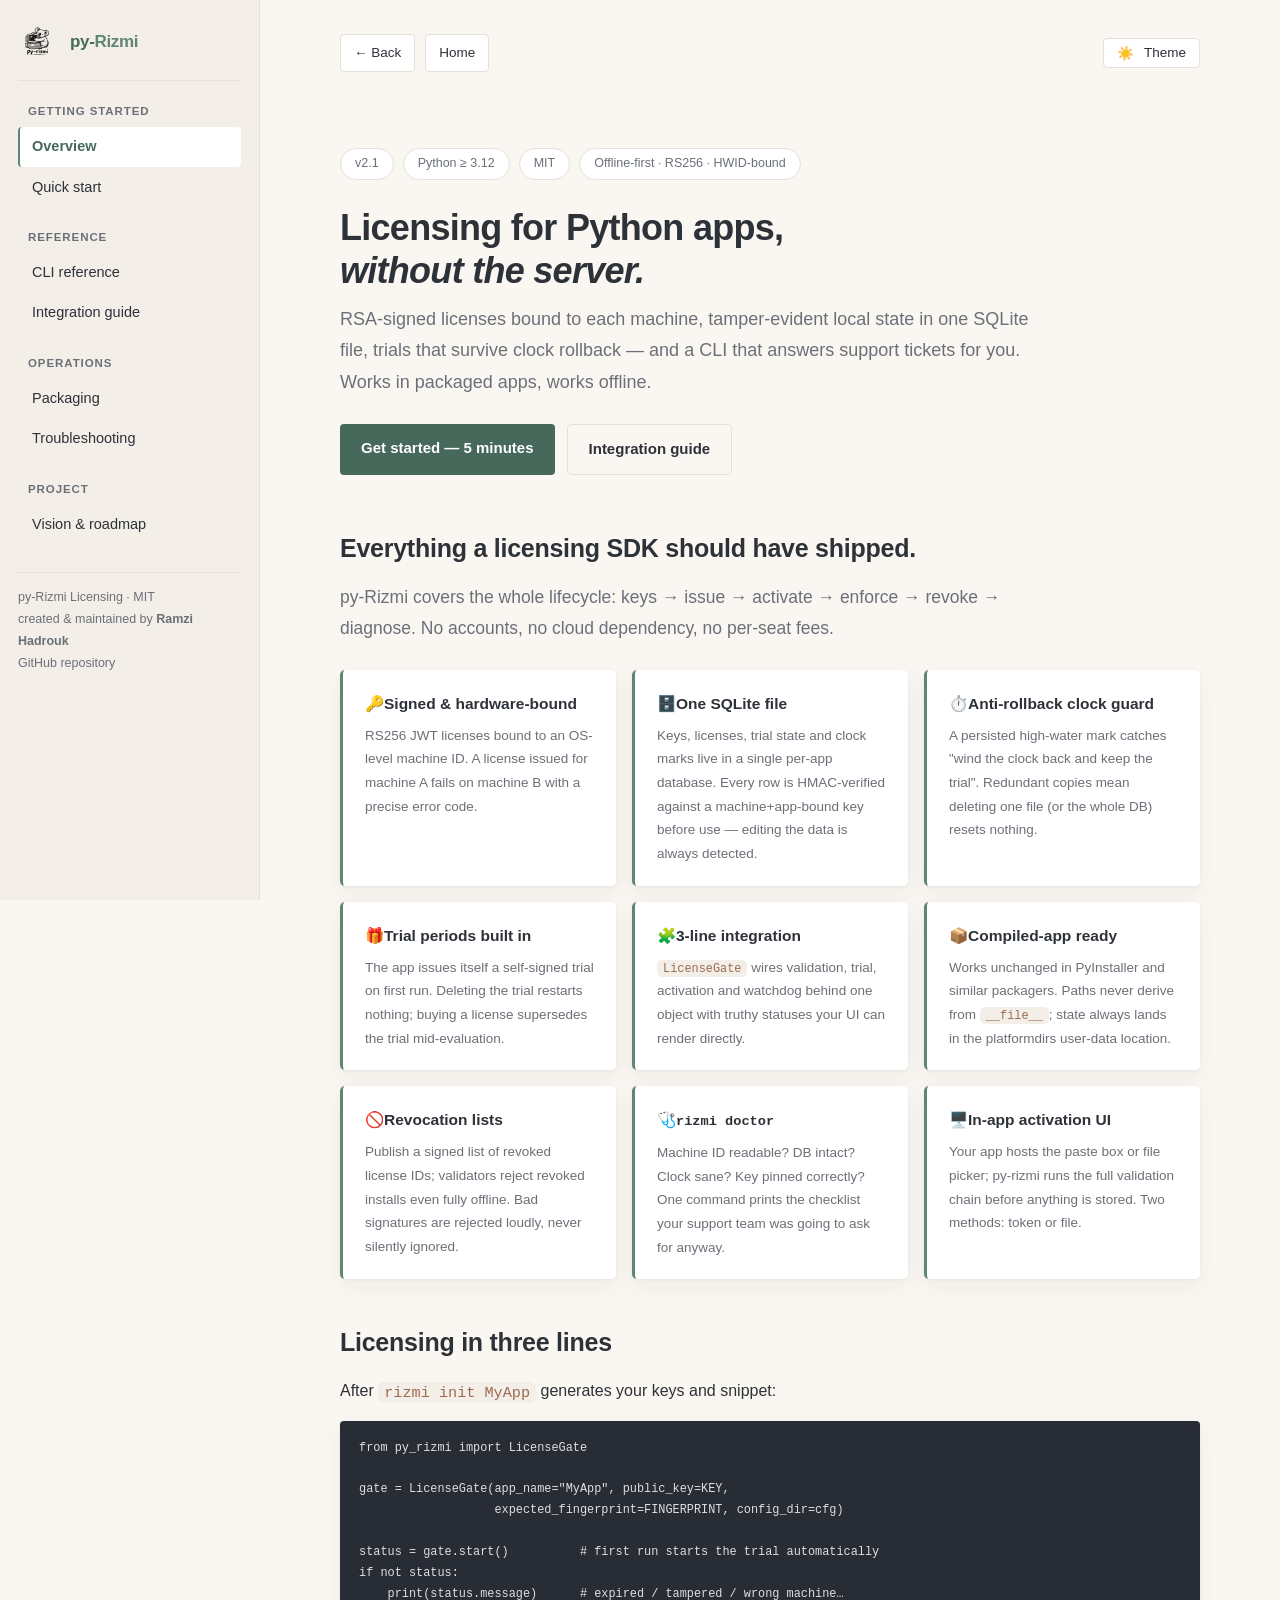
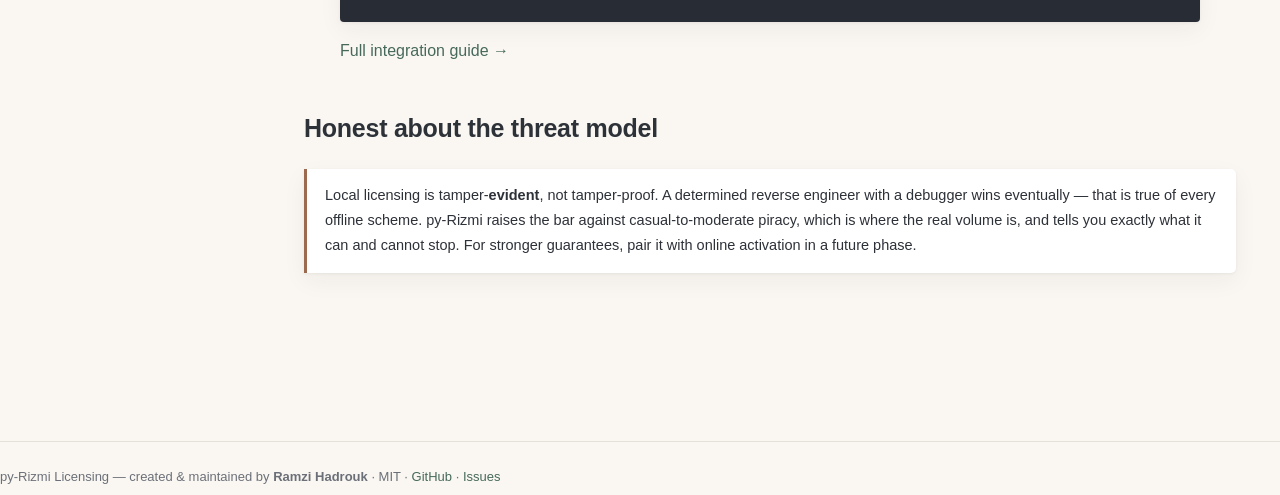
<file: docs/site/index.html>
<!DOCTYPE html>
<html lang="en">
<head>
<meta charset="utf-8">
<meta name="viewport" content="width=device-width, initial-scale=1">
<title>py-Rizmi — Offline-first licensing for Python apps</title>
<meta name="description" content="Cryptographically signed, hardware-bound, offline-first licensing for Python applications. SQLite tamper-evident state, 3-line integration, packaged-app ready.">
<script>(function(){try{var t=localStorage.getItem("rz-theme");if(t==="dark")document.documentElement.setAttribute("data-theme","dark");}catch(e){}})();</script>
<link rel="icon" type="image/png" href="assets/favicon.png">
<link rel="stylesheet" href="assets/style.css">
<meta name="author" content="Ramzi Hadrouk">
<meta name="copyright" content="&copy; 2026 Ramzi Hadrouk">
<meta name="creator" content="Ramzi Hadrouk">
<meta name="publisher" content="Ramzi Hadrouk">
<meta property="og:type" content="website">
<meta property="og:title" content="py-Rizmi — Offline-first licensing for Python apps">
<meta property="og:description" content="Offline-first licensing for Python apps by Ramzi Hadrouk — signed, hardware-bound, SQLite-backed.">
<meta name="twitter:card" content="summary">
<script type="application/ld+json">
{
  "@context": "https://schema.org",
  "@type": "SoftwareApplication",
  "name": "py-Rizmi Licensing",
  "operatingSystem": "Linux, macOS, Windows",
  "applicationCategory": "DeveloperApplication",
  "description": "Offline-first licensing toolkit for Python applications: RSA-signed, hardware-bound licenses with tamper-evident SQLite state.",
  "author": {
    "@type": "Person",
    "name": "Ramzi Hadrouk",
    "url": "https://github.com/Ramzi-Hadrouk"
  },
  "license": "https://opensource.org/licenses/MIT",
  "codeRepository": "https://github.com/Ramzi-Hadrouk/py-rizmi"
}
</script>
</head>
<body>
<div id="site-chrome"></div>
<div class="shell">
  <aside class="sidebar"></aside>
  <main class="content"><div class="content-inner">
<div class="topbar">
      <button class="hamburger" aria-label="Menu">&#9776;</button>
    </div>
<div class="hero">
    <div class="badges">
      <span class="badge">v2.1</span>
      <span class="badge">Python ≥ 3.12</span>
      <span class="badge">MIT</span>
      <span class="badge">Offline-first · RS256 · HWID-bound</span>
    </div>
    <h1>Licensing for Python apps,<br><em>without the server.</em></h1>
    <p class="sub">RSA-signed licenses bound to each machine, tamper-evident local state in one SQLite file, trials that survive clock rollback — and a CLI that answers support tickets for you. Works in packaged apps, works offline.</p>
    <div class="btn-row">
      <a class="btn primary" href="quickstart.html">Get started — 5 minutes</a>
      <a class="btn ghost" href="integration.html">Integration guide</a>
    </div>
</div>

<div id="features">
    <h2>Everything a licensing SDK should have shipped.</h2>
    <p class="lead">py-Rizmi covers the whole lifecycle: keys → issue → activate → enforce → revoke → diagnose. No accounts, no cloud dependency, no per-seat fees.</p>
    <div class="grid">
      <div class="card"><h3><span class="ico">🔑</span>Signed &amp; hardware-bound</h3><p>RS256 JWT licenses bound to an OS-level machine ID. A license issued for machine A fails on machine B with a precise error code.</p></div>
      <div class="card"><h3><span class="ico">🗄️</span>One SQLite file</h3><p>Keys, licenses, trial state and clock marks live in a single per-app database. Every row is HMAC-verified against a machine+app-bound key before use — editing the data is always detected.</p></div>
      <div class="card"><h3><span class="ico">⏱️</span>Anti-rollback clock guard</h3><p>A persisted high-water mark catches "wind the clock back and keep the trial". Redundant copies mean deleting one file (or the whole DB) resets nothing.</p></div>
      <div class="card"><h3><span class="ico">🎁</span>Trial periods built in</h3><p>The app issues itself a self-signed trial on first run. Deleting the trial restarts nothing; buying a license supersedes the trial mid-evaluation.</p></div>
      <div class="card"><h3><span class="ico">🧩</span>3-line integration</h3><p><code>LicenseGate</code> wires validation, trial, activation and watchdog behind one object with truthy statuses your UI can render directly.</p></div>
      <div class="card"><h3><span class="ico">📦</span>Compiled-app ready</h3><p>Works unchanged in PyInstaller and similar packagers. Paths never derive from <code>__file__</code>; state always lands in the platformdirs user-data location.</p></div>
      <div class="card"><h3><span class="ico">🚫</span>Revocation lists</h3><p>Publish a signed list of revoked license IDs; validators reject revoked installs even fully offline. Bad signatures are rejected loudly, never silently ignored.</p></div>
      <div class="card"><h3><span class="ico">🩺</span><code>rizmi doctor</code></h3><p>Machine ID readable? DB intact? Clock sane? Key pinned correctly? One command prints the checklist your support team was going to ask for anyway.</p></div>
      <div class="card"><h3><span class="ico">🖥️</span>In-app activation UI</h3><p>Your app hosts the paste box or file picker; py-rizmi runs the full validation chain before anything is stored. Two methods: token or file.</p></div>
    </div>
</div>

<h2>Licensing in three lines</h2>
    <p>After <code style="font-size:.95em">rizmi init MyApp</code> generates your keys and snippet:</p>
<pre><code>from py_rizmi import LicenseGate

gate = LicenseGate(app_name="MyApp", public_key=KEY,
                   expected_fingerprint=FINGERPRINT, config_dir=cfg)

status = gate.start()          # first run starts the trial automatically
if not status:
    print(status.message)      # expired / tampered / wrong machine…</code></pre>
    <a href="integration.html">Full integration guide →</a>
</div>

<h2>Honest about the threat model</h2>
    <div class="note warn">Local licensing is tamper-<strong>evident</strong>, not tamper-proof. A determined reverse engineer with a debugger wins eventually — that is true of every offline scheme. py-Rizmi raises the bar against casual-to-moderate piracy, which is where the real volume is, and tells you exactly what it can and cannot stop. For stronger guarantees, pair it with online activation in a future phase.</div>
</div>

</div></main>
</div>
<footer class="site">
  <div class="container">py-Rizmi Licensing — created &amp; maintained by <b>Ramzi Hadrouk</b> · MIT · <a href="https://github.com/Ramzi-Hadrouk/py-rizmi">GitHub</a> · <a href="https://github.com/Ramzi-Hadrouk/py-rizmi/issues">Issues</a></div>
</footer>
<script src="assets/layout.js"></script>
</body>
</html>
</file>
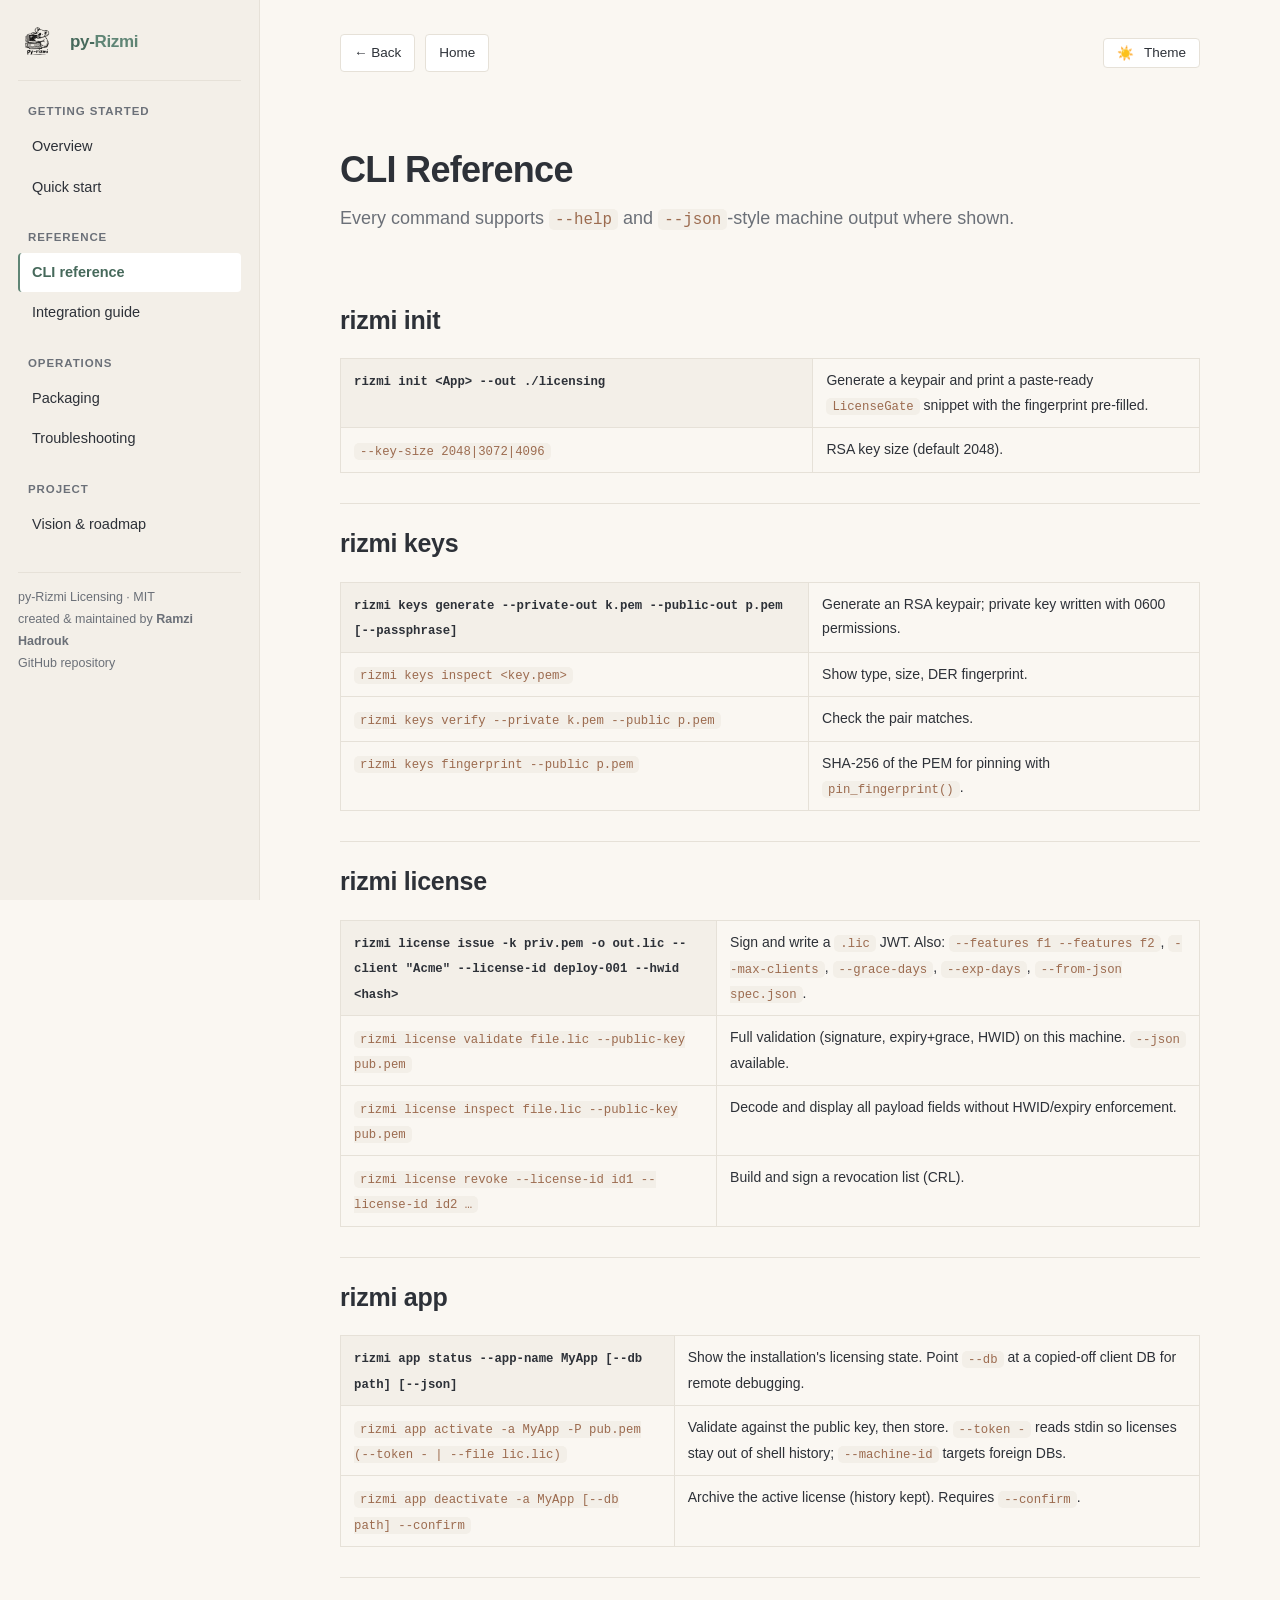
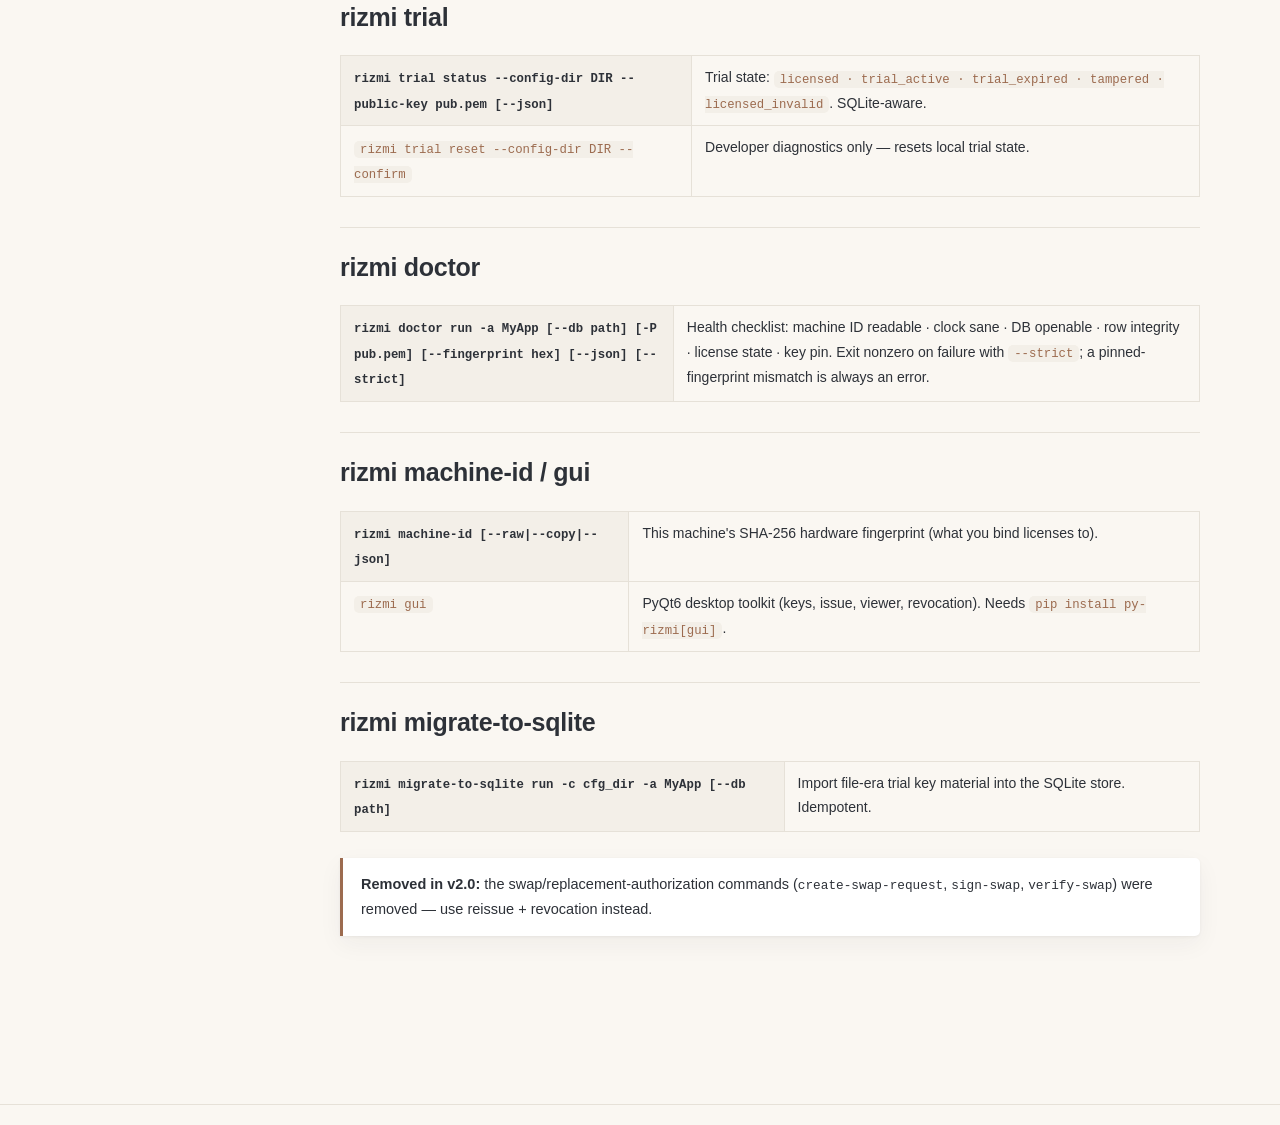
<file: docs/site/cli.html>
<!DOCTYPE html>
<html lang="en">
<head>
<meta charset="utf-8">
<meta name="viewport" content="width=device-width, initial-scale=1">
<title>CLI Reference — py-Rizmi</title>
<script>(function(){try{var t=localStorage.getItem("rz-theme");if(t==="dark")document.documentElement.setAttribute("data-theme","dark");}catch(e){}})();</script>
<link rel="icon" type="image/png" href="assets/favicon.png">
<link rel="stylesheet" href="assets/style.css">
<meta name="author" content="Ramzi Hadrouk">
<meta name="copyright" content="&copy; 2026 Ramzi Hadrouk">
<meta name="creator" content="Ramzi Hadrouk">
<meta name="publisher" content="Ramzi Hadrouk">
<meta property="og:type" content="website">
<meta property="og:title" content="CLI Reference — py-Rizmi">
<meta property="og:description" content="Offline-first licensing for Python apps by Ramzi Hadrouk — signed, hardware-bound, SQLite-backed.">
<meta name="twitter:card" content="summary">
<script type="application/ld+json">
{
  "@context": "https://schema.org",
  "@type": "SoftwareApplication",
  "name": "py-Rizmi Licensing",
  "operatingSystem": "Linux, macOS, Windows",
  "applicationCategory": "DeveloperApplication",
  "description": "Offline-first licensing toolkit for Python applications: RSA-signed, hardware-bound licenses with tamper-evident SQLite state.",
  "author": {
    "@type": "Person",
    "name": "Ramzi Hadrouk",
    "url": "https://github.com/Ramzi-Hadrouk"
  },
  "license": "https://opensource.org/licenses/MIT",
  "codeRepository": "https://github.com/Ramzi-Hadrouk/py-rizmi"
}
</script>
</head>
<body>
<div id="site-chrome"></div>
<div class="shell">
  <aside class="sidebar"></aside>
  <main class="content"><div class="content-inner">
<div class="topbar">
      <button class="hamburger" aria-label="Menu">&#9776;</button>
    </div>
<div class="hero"><h1>CLI Reference</h1>
  <p class="sub">Every command supports <code>--help</code> and <code>--json</code>-style machine output where shown.</p></div>
</section>

<div>

  <h2>rizmi init</h2>
  <table class="doc">
    <tr><th style="width:55%"><code>rizmi init &lt;App&gt; --out ./licensing</code></th><td>Generate a keypair and print a paste-ready <code>LicenseGate</code> snippet with the fingerprint pre-filled.</td></tr>
    <tr><td><code>--key-size 2048|3072|4096</code></td><td>RSA key size (default 2048).</td></tr>
  </table>

  <h2 style="margin-top:30px;">rizmi keys</h2>
  <table class="doc">
    <tr><th><code>rizmi keys generate --private-out k.pem --public-out p.pem [--passphrase]</code></th><td>Generate an RSA keypair; private key written with 0600 permissions.</td></tr>
    <tr><td><code>rizmi keys inspect &lt;key.pem&gt;</code></td><td>Show type, size, DER fingerprint.</td></tr>
    <tr><td><code>rizmi keys verify --private k.pem --public p.pem</code></td><td>Check the pair matches.</td></tr>
    <tr><td><code>rizmi keys fingerprint --public p.pem</code></td><td>SHA-256 of the PEM for pinning with <code>pin_fingerprint()</code>.</td></tr>
  </table>

  <h2 style="margin-top:30px;">rizmi license</h2>
  <table class="doc">
    <tr><th><code>rizmi license issue -k priv.pem -o out.lic --client "Acme" --license-id deploy-001 --hwid &lt;hash&gt;</code></th><td>Sign and write a <code>.lic</code> JWT. Also: <code>--features f1 --features f2</code>, <code>--max-clients</code>, <code>--grace-days</code>, <code>--exp-days</code>, <code>--from-json spec.json</code>.</td></tr>
    <tr><td><code>rizmi license validate file.lic --public-key pub.pem</code></td><td>Full validation (signature, expiry+grace, HWID) on this machine. <code>--json</code> available.</td></tr>
    <tr><td><code>rizmi license inspect file.lic --public-key pub.pem</code></td><td>Decode and display all payload fields without HWID/expiry enforcement.</td></tr>
    <tr><td><code>rizmi license revoke --license-id id1 --license-id id2 …</code></td><td>Build and sign a revocation list (CRL).</td></tr>
  </table>

  <h2 style="margin-top:30px;">rizmi app</h2>
  <table class="doc">
    <tr><th><code>rizmi app status --app-name MyApp [--db path] [--json]</code></th><td>Show the installation's licensing state. Point <code>--db</code> at a copied-off client DB for remote debugging.</td></tr>
    <tr><td><code>rizmi app activate -a MyApp -P pub.pem (--token - | --file lic.lic)</code></td><td>Validate against the public key, then store. <code>--token -</code> reads stdin so licenses stay out of shell history; <code>--machine-id</code> targets foreign DBs.</td></tr>
    <tr><td><code>rizmi app deactivate -a MyApp [--db path] --confirm</code></td><td>Archive the active license (history kept). Requires <code>--confirm</code>.</td></tr>
  </table>

  <h2 style="margin-top:30px;">rizmi trial</h2>
  <table class="doc">
    <tr><th><code>rizmi trial status --config-dir DIR --public-key pub.pem [--json]</code></th><td>Trial state: <code>licensed · trial_active · trial_expired · tampered · licensed_invalid</code>. SQLite-aware.</td></tr>
    <tr><td><code>rizmi trial reset --config-dir DIR --confirm</code></td><td>Developer diagnostics only — resets local trial state.</td></tr>
  </table>

  <h2 style="margin-top:30px;">rizmi doctor</h2>
  <table class="doc">
    <tr><th><code>rizmi doctor run -a MyApp [--db path] [-P pub.pem] [--fingerprint hex] [--json] [--strict]</code></th><td>Health checklist: machine ID readable · clock sane · DB openable · row integrity · license state · key pin. Exit nonzero on failure with <code>--strict</code>; a pinned-fingerprint mismatch is always an error.</td></tr>
  </table>

  <h2 style="margin-top:30px;">rizmi machine-id / gui</h2>
  <table class="doc">
    <tr><th><code>rizmi machine-id [--raw|--copy|--json]</code></th><td>This machine's SHA-256 hardware fingerprint (what you bind licenses to).</td></tr>
    <tr><td><code>rizmi gui</code></td><td>PyQt6 desktop toolkit (keys, issue, viewer, revocation). Needs <code>pip install py-rizmi[gui]</code>.</td></tr>
  </table>

  <h2 style="margin-top:30px;">rizmi migrate-to-sqlite</h2>
  <table class="doc">
    <tr><th><code>rizmi migrate-to-sqlite run -c cfg_dir -a MyApp [--db path]</code></th><td>Import file-era trial key material into the SQLite store. Idempotent.</td></tr>
  </table>

  <div class="note warn" style="margin-top:26px;"><b>Removed in v2.0:</b> the swap/replacement-authorization commands (<code>create-swap-request</code>, <code>sign-swap</code>, <code>verify-swap</code>) were removed — use reissue + revocation instead.</div>
</div>

</div></main>
</div>
<footer class="site"><div class="container">py-Rizmi Licensing — created &amp; maintained by <b>Ramzi Hadrouk</b> · MIT · <a href="https://github.com/Ramzi-Hadrouk/py-rizmi">GitHub</a> · <a href="https://github.com/Ramzi-Hadrouk/py-rizmi/issues">Issues</a></div></footer>
<script src="assets/layout.js"></script>
</body>
</html>
</file>
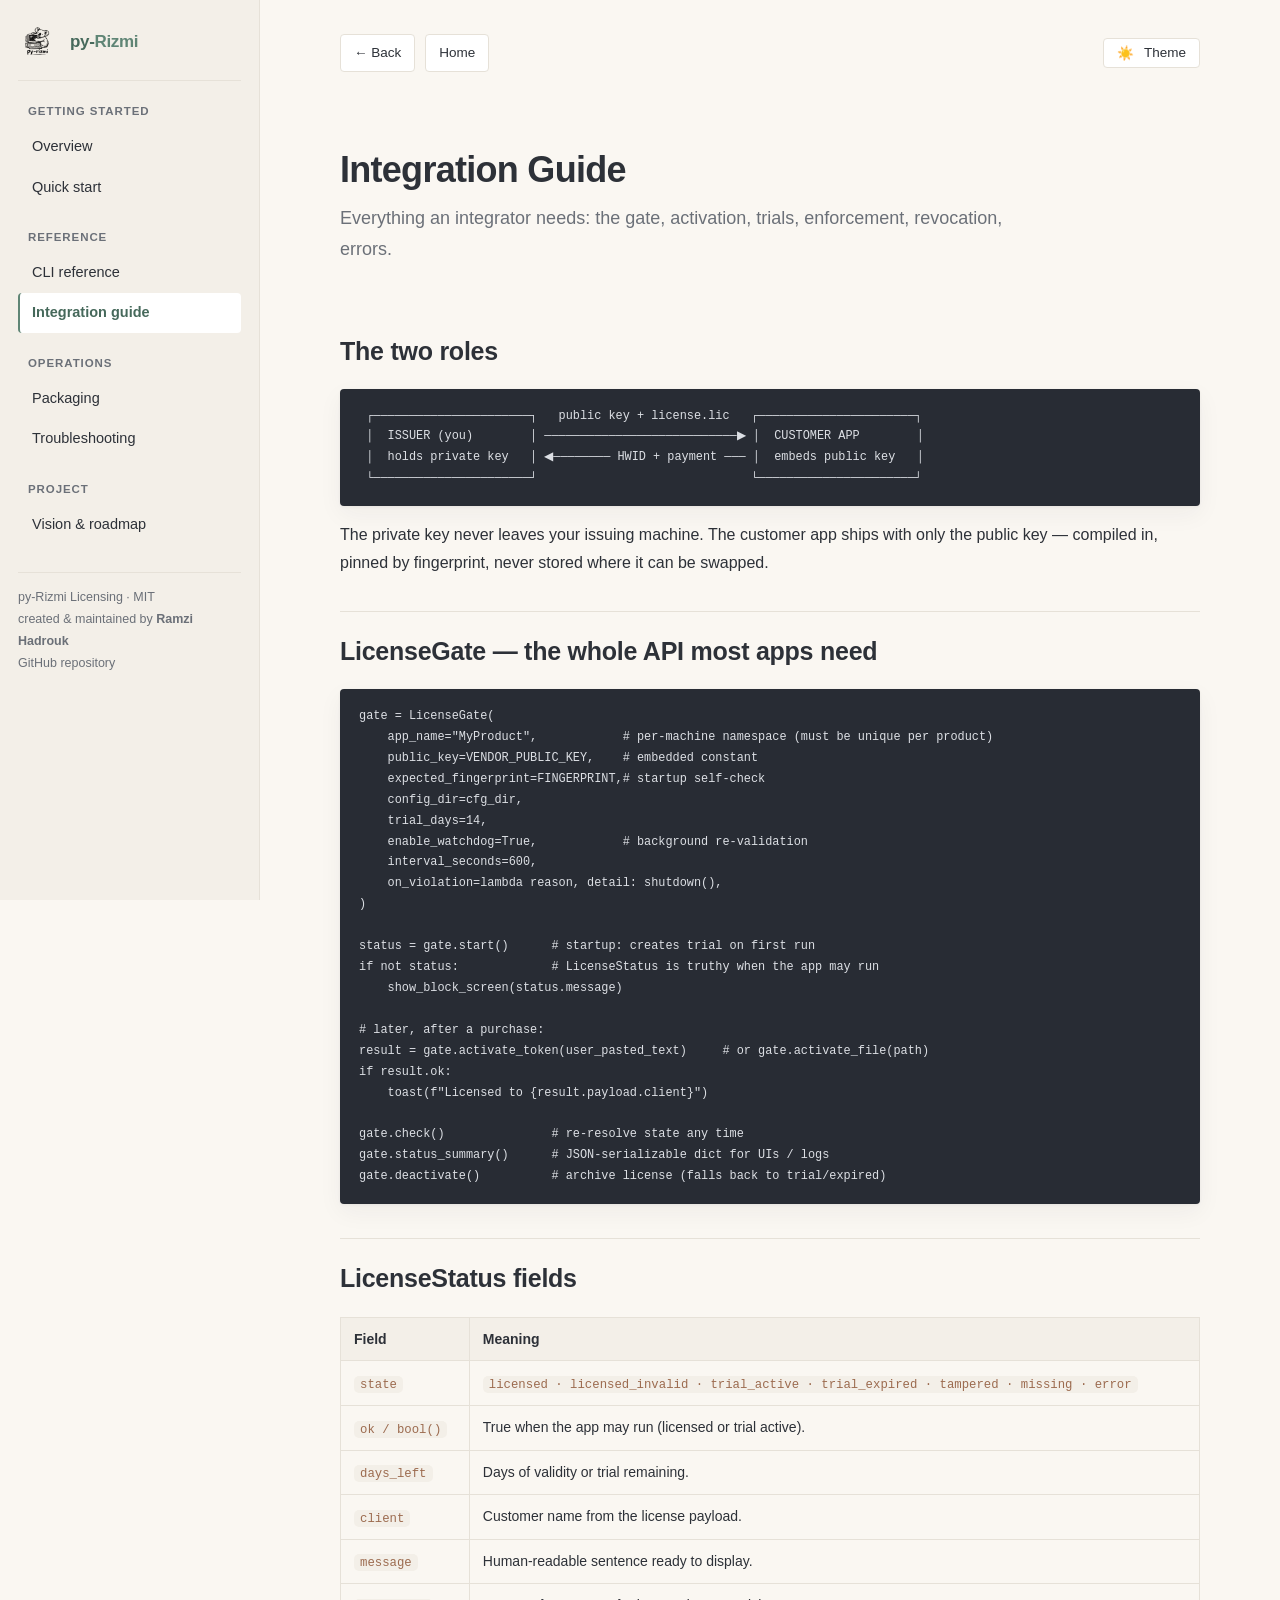
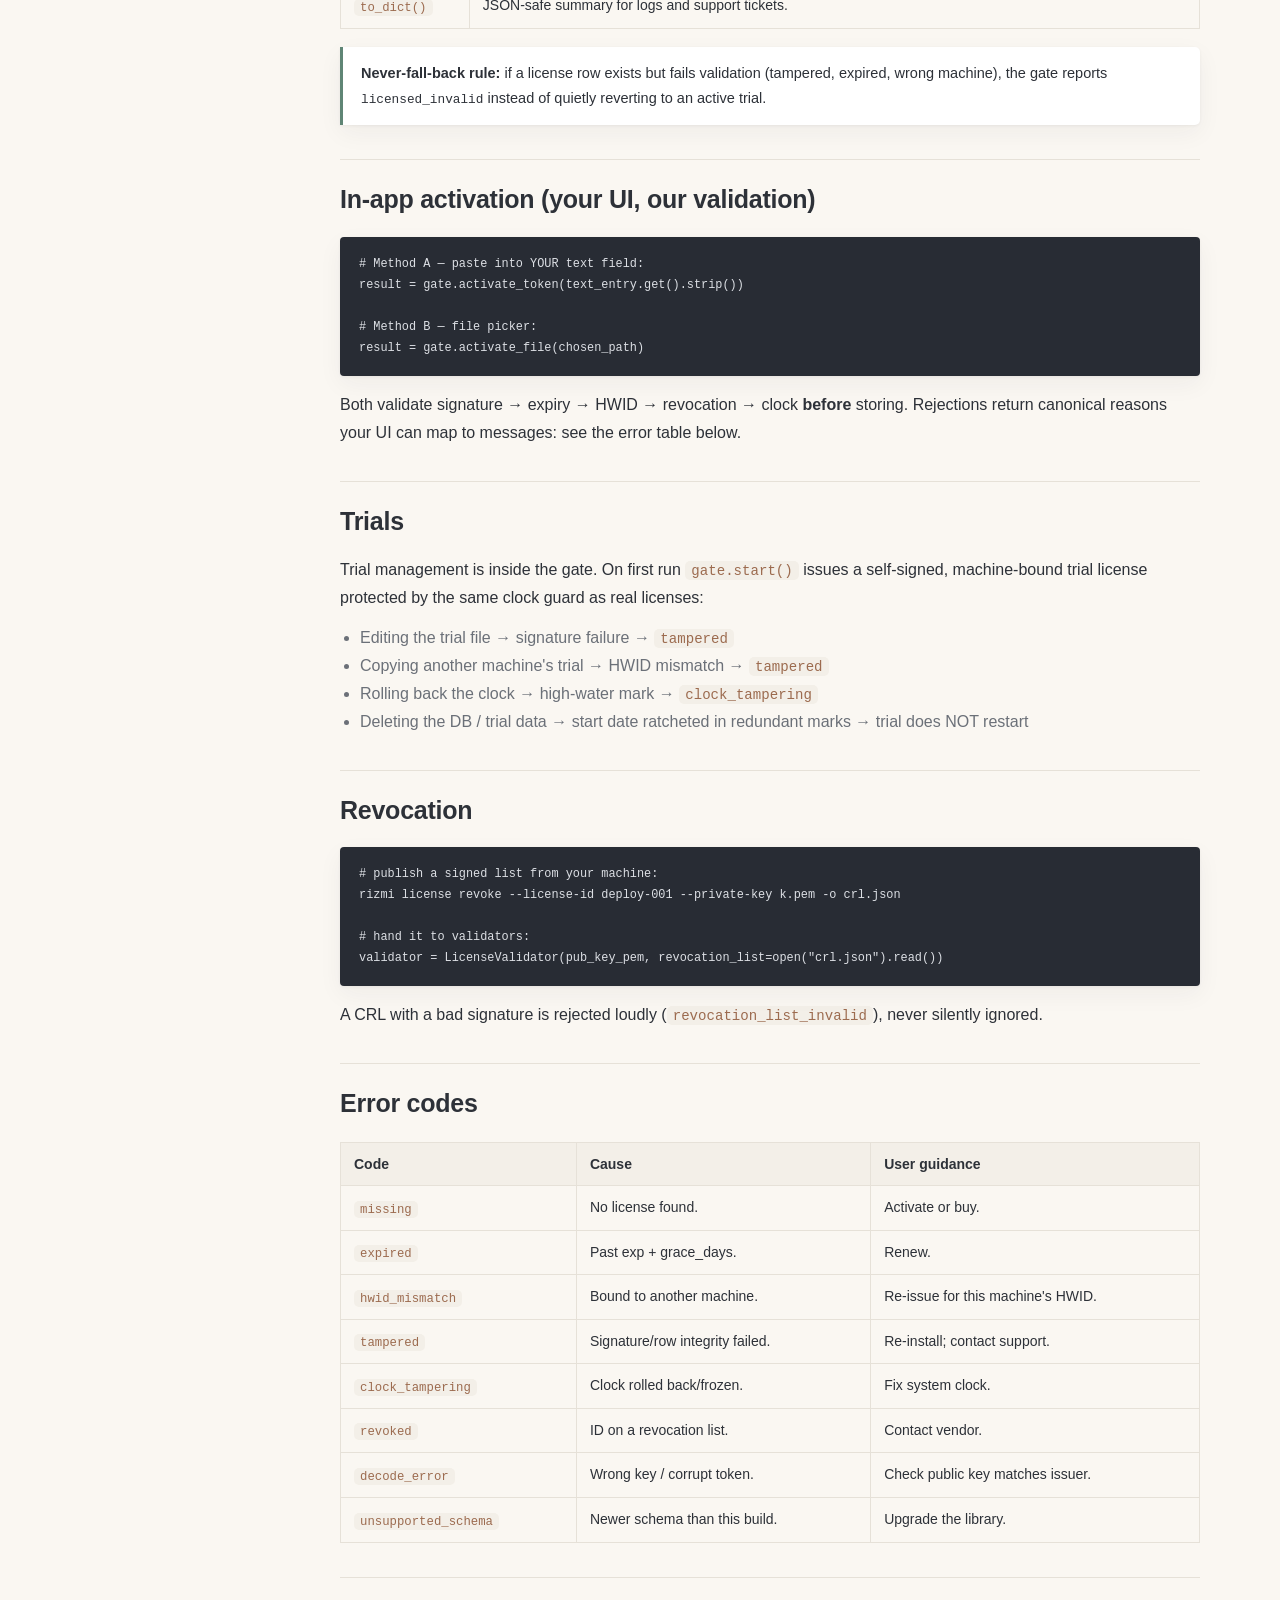
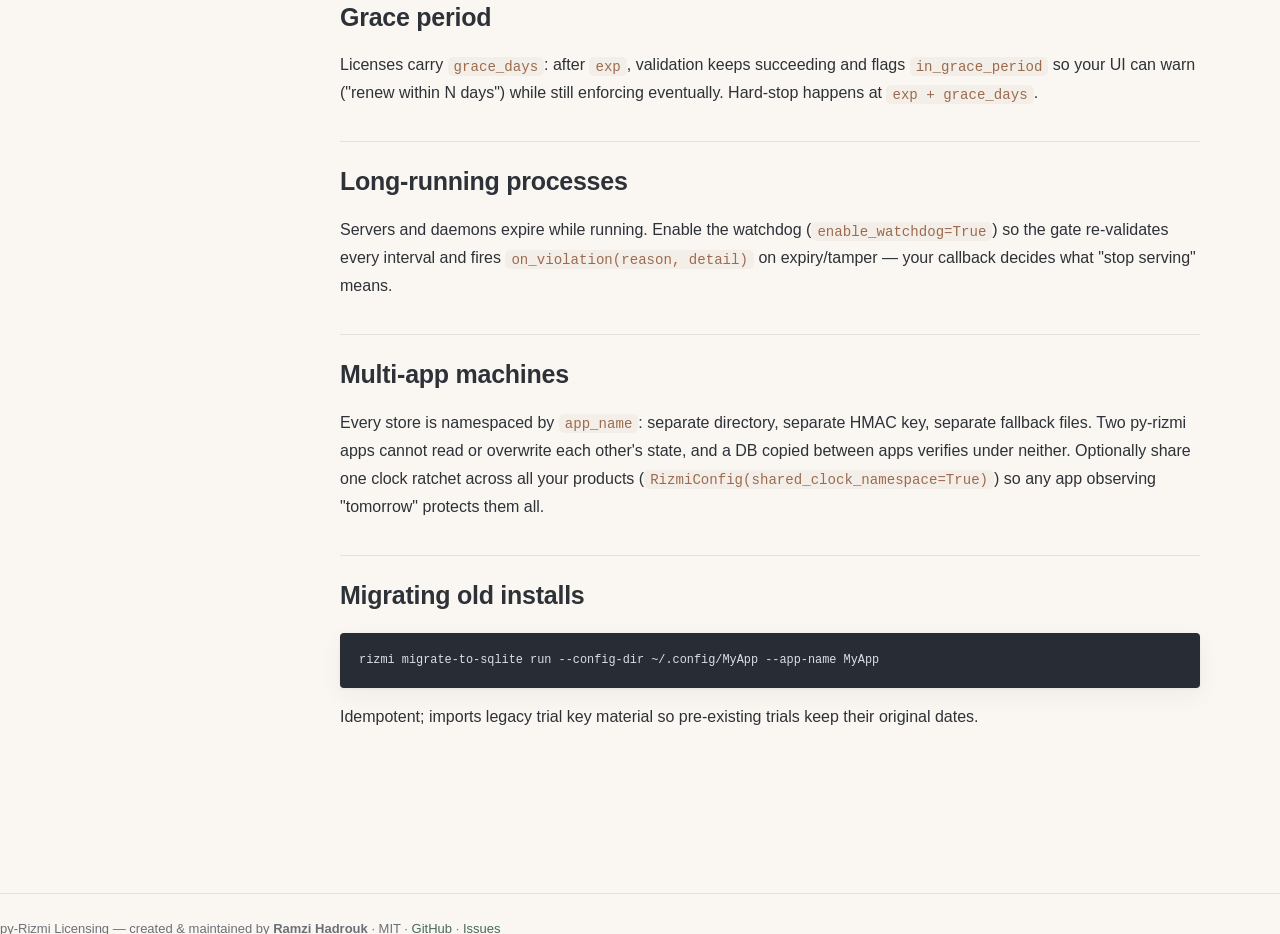
<file: docs/site/integration.html>
<!DOCTYPE html>
<html lang="en">
<head>
<meta charset="utf-8">
<meta name="viewport" content="width=device-width, initial-scale=1">
<title>Integration Guide — py-Rizmi</title>
<script>(function(){try{var t=localStorage.getItem("rz-theme");if(t==="dark")document.documentElement.setAttribute("data-theme","dark");}catch(e){}})();</script>
<link rel="icon" type="image/png" href="assets/favicon.png">
<link rel="stylesheet" href="assets/style.css">
<meta name="author" content="Ramzi Hadrouk">
<meta name="copyright" content="&copy; 2026 Ramzi Hadrouk">
<meta name="creator" content="Ramzi Hadrouk">
<meta name="publisher" content="Ramzi Hadrouk">
<meta property="og:type" content="website">
<meta property="og:title" content="Integration Guide — py-Rizmi">
<meta property="og:description" content="Offline-first licensing for Python apps by Ramzi Hadrouk — signed, hardware-bound, SQLite-backed.">
<meta name="twitter:card" content="summary">
<script type="application/ld+json">
{
  "@context": "https://schema.org",
  "@type": "SoftwareApplication",
  "name": "py-Rizmi Licensing",
  "operatingSystem": "Linux, macOS, Windows",
  "applicationCategory": "DeveloperApplication",
  "description": "Offline-first licensing toolkit for Python applications: RSA-signed, hardware-bound licenses with tamper-evident SQLite state.",
  "author": {
    "@type": "Person",
    "name": "Ramzi Hadrouk",
    "url": "https://github.com/Ramzi-Hadrouk"
  },
  "license": "https://opensource.org/licenses/MIT",
  "codeRepository": "https://github.com/Ramzi-Hadrouk/py-rizmi"
}
</script>
</head>
<body>
<div id="site-chrome"></div>
<div class="shell">
  <aside class="sidebar"></aside>
  <main class="content"><div class="content-inner">
<div class="topbar">
      <button class="hamburger" aria-label="Menu">&#9776;</button>
    </div>
<div class="hero"><h1>Integration Guide</h1>
  <p class="sub">Everything an integrator needs: the gate, activation, trials, enforcement, revocation, errors.</p></div>
</section>

<div>

  <h2>The two roles</h2>
<pre><code> ┌──────────────────────┐   public key + license.lic   ┌──────────────────────┐
 │  ISSUER (you)        │ ───────────────────────────▶ │  CUSTOMER APP        │
 │  holds private key   │ ◀──────── HWID + payment ─── │  embeds public key   │
 └──────────────────────┘                              └──────────────────────┘</code></pre>
  <p>The private key never leaves your issuing machine. The customer app ships with only the public key — compiled in, pinned by fingerprint, never stored where it can be swapped.</p>

  <h2 style="margin-top:34px;">LicenseGate — the whole API most apps need</h2>
<pre><code>gate = LicenseGate(
    app_name="MyProduct",            # per-machine namespace (must be unique per product)
    public_key=VENDOR_PUBLIC_KEY,    # embedded constant
    expected_fingerprint=FINGERPRINT,# startup self-check
    config_dir=cfg_dir,
    trial_days=14,
    enable_watchdog=True,            # background re-validation
    interval_seconds=600,
    on_violation=lambda reason, detail: shutdown(),
)

status = gate.start()      # startup: creates trial on first run
if not status:             # LicenseStatus is truthy when the app may run
    show_block_screen(status.message)

# later, after a purchase:
result = gate.activate_token(user_pasted_text)     # or gate.activate_file(path)
if result.ok:
    toast(f"Licensed to {result.payload.client}")

gate.check()               # re-resolve state any time
gate.status_summary()      # JSON-serializable dict for UIs / logs
gate.deactivate()          # archive license (falls back to trial/expired)</code></pre>

  <h2 style="margin-top:34px;">LicenseStatus fields</h2>
  <table class="doc">
    <tr><th>Field</th><th>Meaning</th></tr>
    <tr><td><code>state</code></td><td><code>licensed · licensed_invalid · trial_active · trial_expired · tampered · missing · error</code></td></tr>
    <tr><td><code>ok / bool()</code></td><td>True when the app may run (licensed or trial active).</td></tr>
    <tr><td><code>days_left</code></td><td>Days of validity or trial remaining.</td></tr>
    <tr><td><code>client</code></td><td>Customer name from the license payload.</td></tr>
    <tr><td><code>message</code></td><td>Human-readable sentence ready to display.</td></tr>
    <tr><td><code>to_dict()</code></td><td>JSON-safe summary for logs and support tickets.</td></tr>
  </table>
  <div class="note"><b>Never-fall-back rule:</b> if a license row exists but fails validation (tampered, expired, wrong machine), the gate reports <code>licensed_invalid</code> instead of quietly reverting to an active trial.</div>

  <h2 style="margin-top:34px;">In-app activation (your UI, our validation)</h2>
<pre><code># Method A — paste into YOUR text field:
result = gate.activate_token(text_entry.get().strip())

# Method B — file picker:
result = gate.activate_file(chosen_path)</code></pre>
  <p>Both validate signature → expiry → HWID → revocation → clock <b>before</b> storing. Rejections return canonical reasons your UI can map to messages: see the error table below.</p>

  <h2 style="margin-top:34px;">Trials</h2>
  <p>Trial management is inside the gate. On first run <code>gate.start()</code> issues a self-signed, machine-bound trial license protected by the same clock guard as real licenses:</p>
  <ul style="color:var(--muted);margin:10px 0 0 20px;">
    <li>Editing the trial file → signature failure → <code>tampered</code></li>
    <li>Copying another machine's trial → HWID mismatch → <code>tampered</code></li>
    <li>Rolling back the clock → high-water mark → <code>clock_tampering</code></li>
    <li>Deleting the DB / trial data → start date ratcheted in redundant marks → trial does NOT restart</li>
  </ul>

  <h2 style="margin-top:34px;">Revocation</h2>
<pre><code># publish a signed list from your machine:
rizmi license revoke --license-id deploy-001 --private-key k.pem -o crl.json

# hand it to validators:
validator = LicenseValidator(pub_key_pem, revocation_list=open("crl.json").read())</code></pre>
  <p>A CRL with a bad signature is rejected loudly (<code>revocation_list_invalid</code>), never silently ignored.</p>

  <h2 style="margin-top:34px;">Error codes</h2>
  <table class="doc">
    <tr><th>Code</th><th>Cause</th><th>User guidance</th></tr>
    <tr><td><code>missing</code></td><td>No license found.</td><td>Activate or buy.</td></tr>
    <tr><td><code>expired</code></td><td>Past exp + grace_days.</td><td>Renew.</td></tr>
    <tr><td><code>hwid_mismatch</code></td><td>Bound to another machine.</td><td>Re-issue for this machine's HWID.</td></tr>
    <tr><td><code>tampered</code></td><td>Signature/row integrity failed.</td><td>Re-install; contact support.</td></tr>
    <tr><td><code>clock_tampering</code></td><td>Clock rolled back/frozen.</td><td>Fix system clock.</td></tr>
    <tr><td><code>revoked</code></td><td>ID on a revocation list.</td><td>Contact vendor.</td></tr>
    <tr><td><code>decode_error</code></td><td>Wrong key / corrupt token.</td><td>Check public key matches issuer.</td></tr>
    <tr><td><code>unsupported_schema</code></td><td>Newer schema than this build.</td><td>Upgrade the library.</td></tr>
  </table>

  <h2 style="margin-top:34px;">Grace period</h2>
  <p>Licenses carry <code>grace_days</code>: after <code>exp</code>, validation keeps succeeding and flags <code>in_grace_period</code> so your UI can warn ("renew within N days") while still enforcing eventually. Hard-stop happens at <code>exp + grace_days</code>.</p>

  <h2 style="margin-top:34px;">Long-running processes</h2>
  <p>Servers and daemons expire while running. Enable the watchdog (<code>enable_watchdog=True</code>) so the gate re-validates every interval and fires <code>on_violation(reason, detail)</code> on expiry/tamper — your callback decides what "stop serving" means.</p>

  <h2 style="margin-top:34px;">Multi-app machines</h2>
  <p>Every store is namespaced by <code>app_name</code>: separate directory, separate HMAC key, separate fallback files. Two py-rizmi apps cannot read or overwrite each other's state, and a DB copied between apps verifies under neither. Optionally share one clock ratchet across all your products (<code>RizmiConfig(shared_clock_namespace=True)</code>) so any app observing "tomorrow" protects them all.</p>

  <h2 style="margin-top:34px;">Migrating old installs</h2>
<pre><code>rizmi migrate-to-sqlite run --config-dir ~/.config/MyApp --app-name MyApp</code></pre>
  <p>Idempotent; imports legacy trial key material so pre-existing trials keep their original dates.</p>
</div>

</div></main>
</div>
<footer class="site"><div class="container">py-Rizmi Licensing — created &amp; maintained by <b>Ramzi Hadrouk</b> · MIT · <a href="https://github.com/Ramzi-Hadrouk/py-rizmi">GitHub</a> · <a href="https://github.com/Ramzi-Hadrouk/py-rizmi/issues">Issues</a></div></footer>
<script src="assets/layout.js"></script>
</body>
</html>
</file>
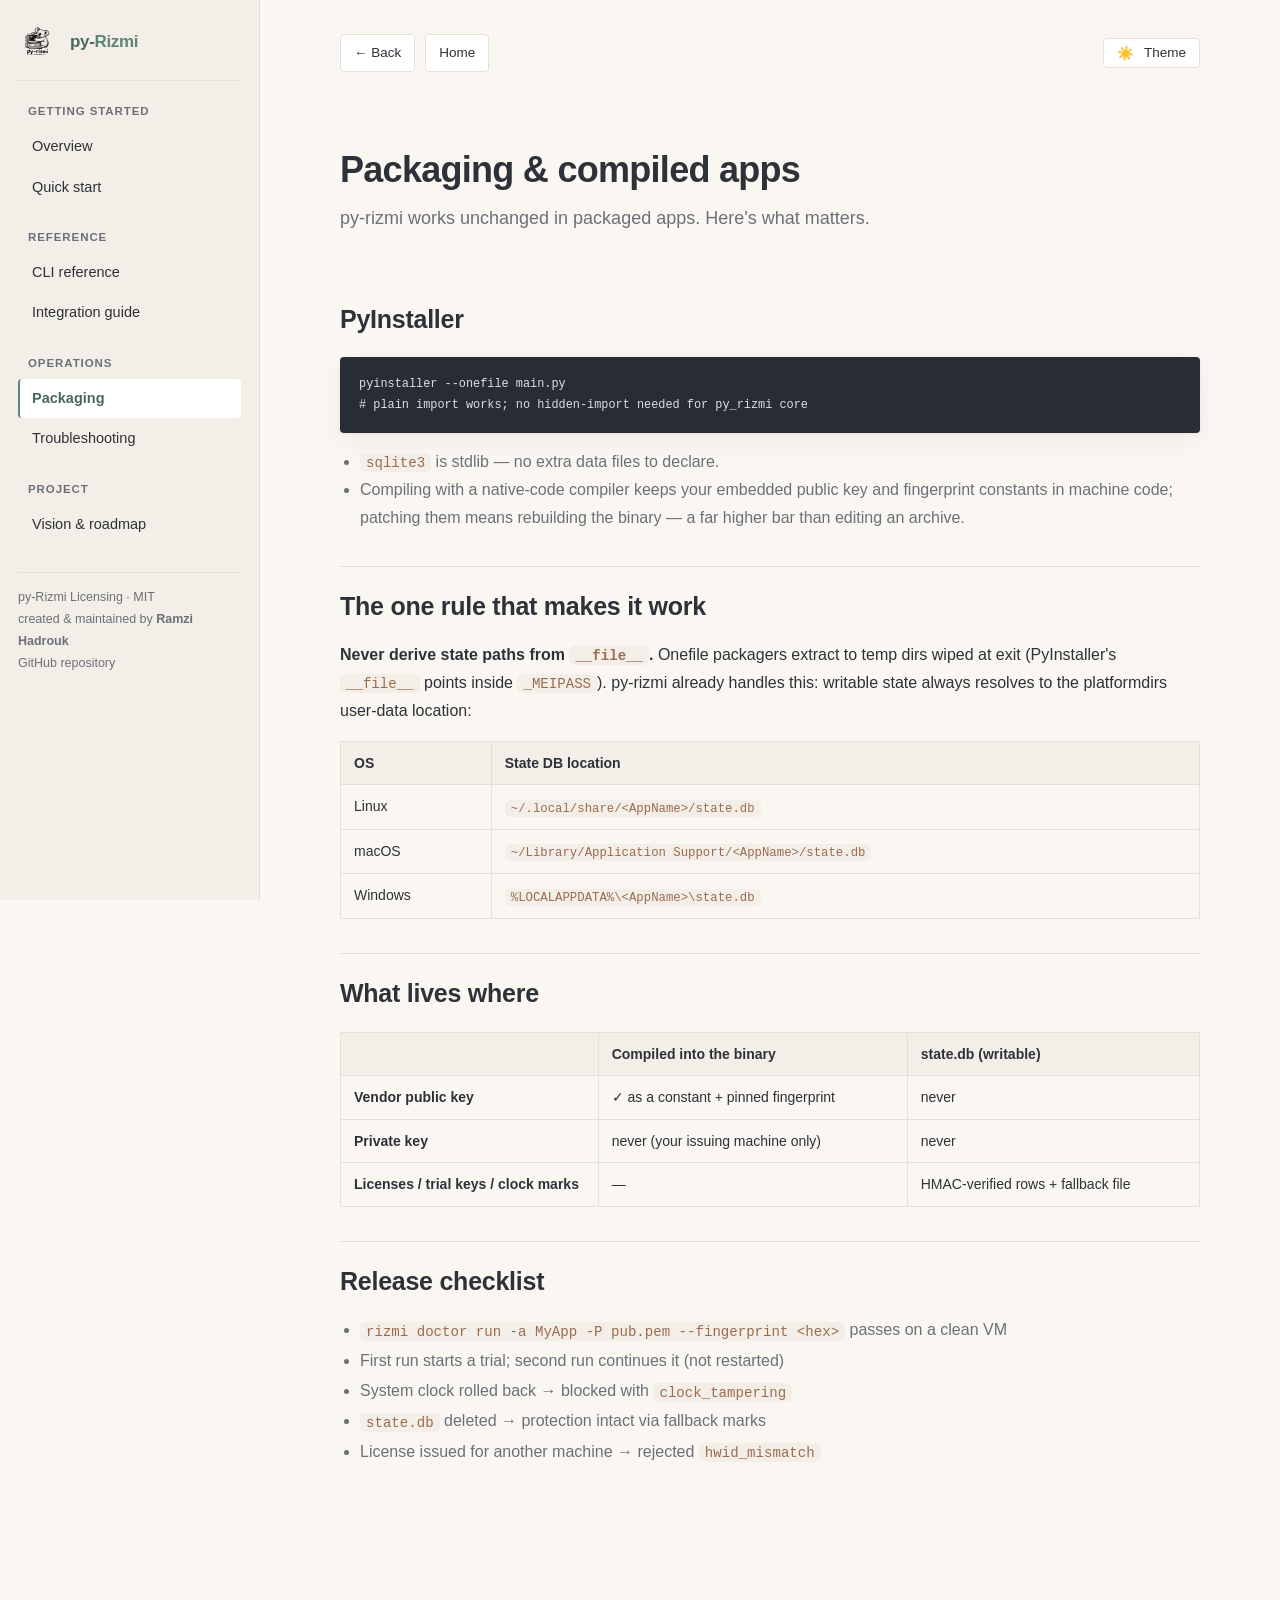
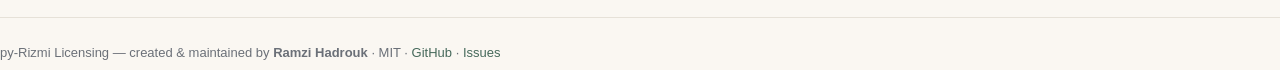
<file: docs/site/packaging.html>
<!DOCTYPE html>
<html lang="en">
<head>
<meta charset="utf-8">
<meta name="viewport" content="width=device-width, initial-scale=1">
<title>Packaging — py-Rizmi</title>
<script>(function(){try{var t=localStorage.getItem("rz-theme");if(t==="dark")document.documentElement.setAttribute("data-theme","dark");}catch(e){}})();</script>
<link rel="icon" type="image/png" href="assets/favicon.png">
<link rel="stylesheet" href="assets/style.css">
<meta name="author" content="Ramzi Hadrouk">
<meta name="copyright" content="&copy; 2026 Ramzi Hadrouk">
<meta name="creator" content="Ramzi Hadrouk">
<meta name="publisher" content="Ramzi Hadrouk">
<meta property="og:type" content="website">
<meta property="og:title" content="Packaging — py-Rizmi">
<meta property="og:description" content="Offline-first licensing for Python apps by Ramzi Hadrouk — signed, hardware-bound, SQLite-backed.">
<meta name="twitter:card" content="summary">
<script type="application/ld+json">
{
  "@context": "https://schema.org",
  "@type": "SoftwareApplication",
  "name": "py-Rizmi Licensing",
  "operatingSystem": "Linux, macOS, Windows",
  "applicationCategory": "DeveloperApplication",
  "description": "Offline-first licensing toolkit for Python applications: RSA-signed, hardware-bound licenses with tamper-evident SQLite state.",
  "author": {
    "@type": "Person",
    "name": "Ramzi Hadrouk",
    "url": "https://github.com/Ramzi-Hadrouk"
  },
  "license": "https://opensource.org/licenses/MIT",
  "codeRepository": "https://github.com/Ramzi-Hadrouk/py-rizmi"
}
</script>
</head>
<body>
<div id="site-chrome"></div>
<div class="shell">
  <aside class="sidebar"></aside>
  <main class="content"><div class="content-inner">
<div class="topbar">
      <button class="hamburger" aria-label="Menu">&#9776;</button>
    </div>
<div class="hero"><h1>Packaging &amp; compiled apps</h1>
  <p class="sub">py-rizmi works unchanged in packaged apps. Here's what matters.</p></div>
</section>

<div>
  <h2>PyInstaller</h2>
<pre><code>pyinstaller --onefile main.py
# plain import works; no hidden-import needed for py_rizmi core</code></pre>
  <ul style="color:var(--muted);margin-left:20px;">
    <li><code>sqlite3</code> is stdlib — no extra data files to declare.</li>
    <li>Compiling with a native-code compiler keeps your embedded public key and fingerprint constants in machine code; patching them means rebuilding the binary — a far higher bar than editing an archive.</li>
  </ul>

  <h2 style="margin-top:34px;">The one rule that makes it work</h2>
  <p><b>Never derive state paths from <code>__file__</code>.</b> Onefile packagers extract to temp dirs wiped at exit (PyInstaller's <code>__file__</code> points inside <code>_MEIPASS</code>). py-rizmi already handles this: writable state always resolves to the platformdirs user-data location:</p>
  <table class="doc">
    <tr><th>OS</th><th>State DB location</th></tr>
    <tr><td>Linux</td><td><code>~/.local/share/&lt;AppName&gt;/state.db</code></td></tr>
    <tr><td>macOS</td><td><code>~/Library/Application Support/&lt;AppName&gt;/state.db</code></td></tr>
    <tr><td>Windows</td><td><code>%LOCALAPPDATA%\&lt;AppName&gt;\state.db</code></td></tr>
  </table>

  <h2 style="margin-top:34px;">What lives where</h2>
  <table class="doc">
    <tr><th></th><th>Compiled into the binary</th><th>state.db (writable)</th></tr>
    <tr><td style="width:30%"><b>Vendor public key</b></td><td>✓ as a constant + pinned fingerprint</td><td>never</td></tr>
    <tr><td><b>Private key</b></td><td>never (your issuing machine only)</td><td>never</td></tr>
    <tr><td><b>Licenses / trial keys / clock marks</b></td><td>—</td><td>HMAC-verified rows + fallback file</td></tr>
  </table>

  <h2 style="margin-top:34px;">Release checklist</h2>
  <ul style="color:var(--muted);margin-left:20px;line-height:1.9;">
    <li><code>rizmi doctor run -a MyApp -P pub.pem --fingerprint &lt;hex&gt;</code> passes on a clean VM</li>
    <li>First run starts a trial; second run continues it (not restarted)</li>
    <li>System clock rolled back → blocked with <code>clock_tampering</code></li>
    <li><code>state.db</code> deleted → protection intact via fallback marks</li>
    <li>License issued for another machine → rejected <code>hwid_mismatch</code></li>
  </ul>
</div>

</div></main>
</div>
<footer class="site"><div class="container">py-Rizmi Licensing — created &amp; maintained by <b>Ramzi Hadrouk</b> · MIT · <a href="https://github.com/Ramzi-Hadrouk/py-rizmi">GitHub</a> · <a href="https://github.com/Ramzi-Hadrouk/py-rizmi/issues">Issues</a></div></footer>
<script src="assets/layout.js"></script>
</body>
</html>
</file>
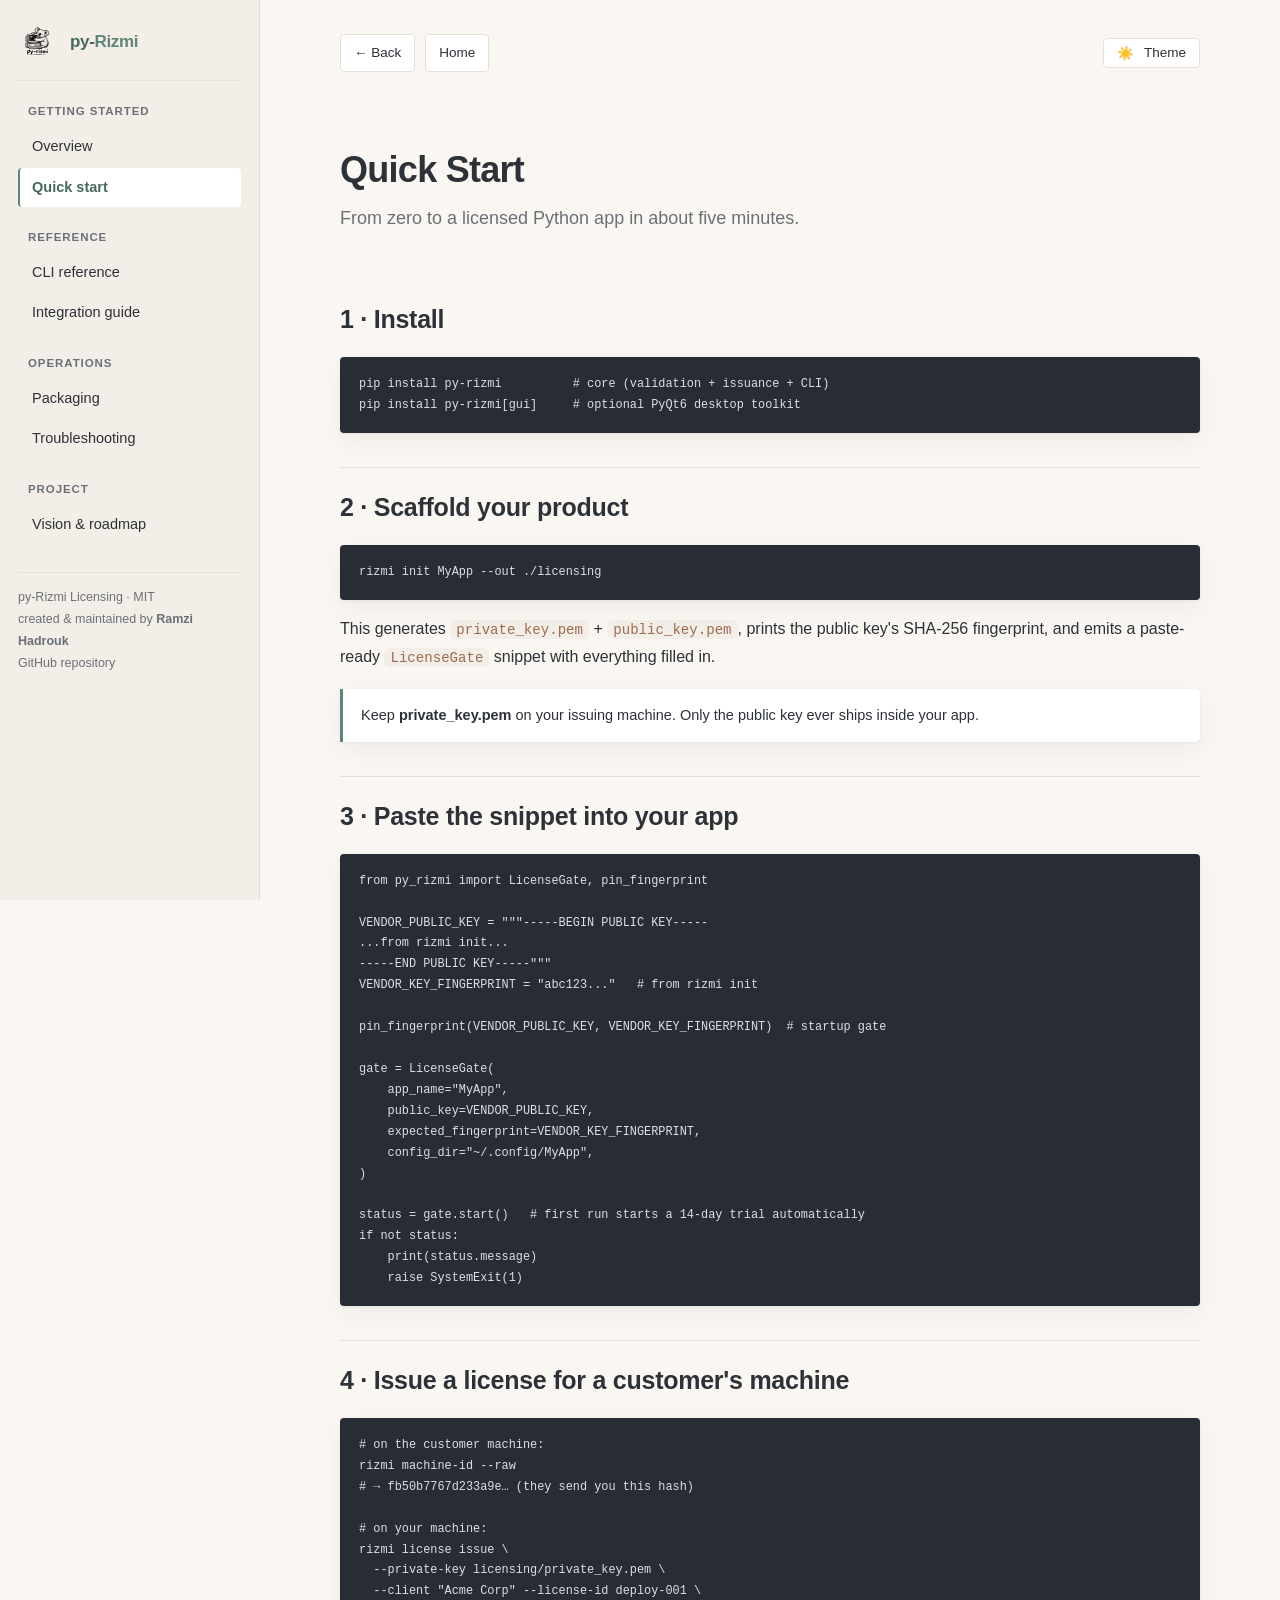
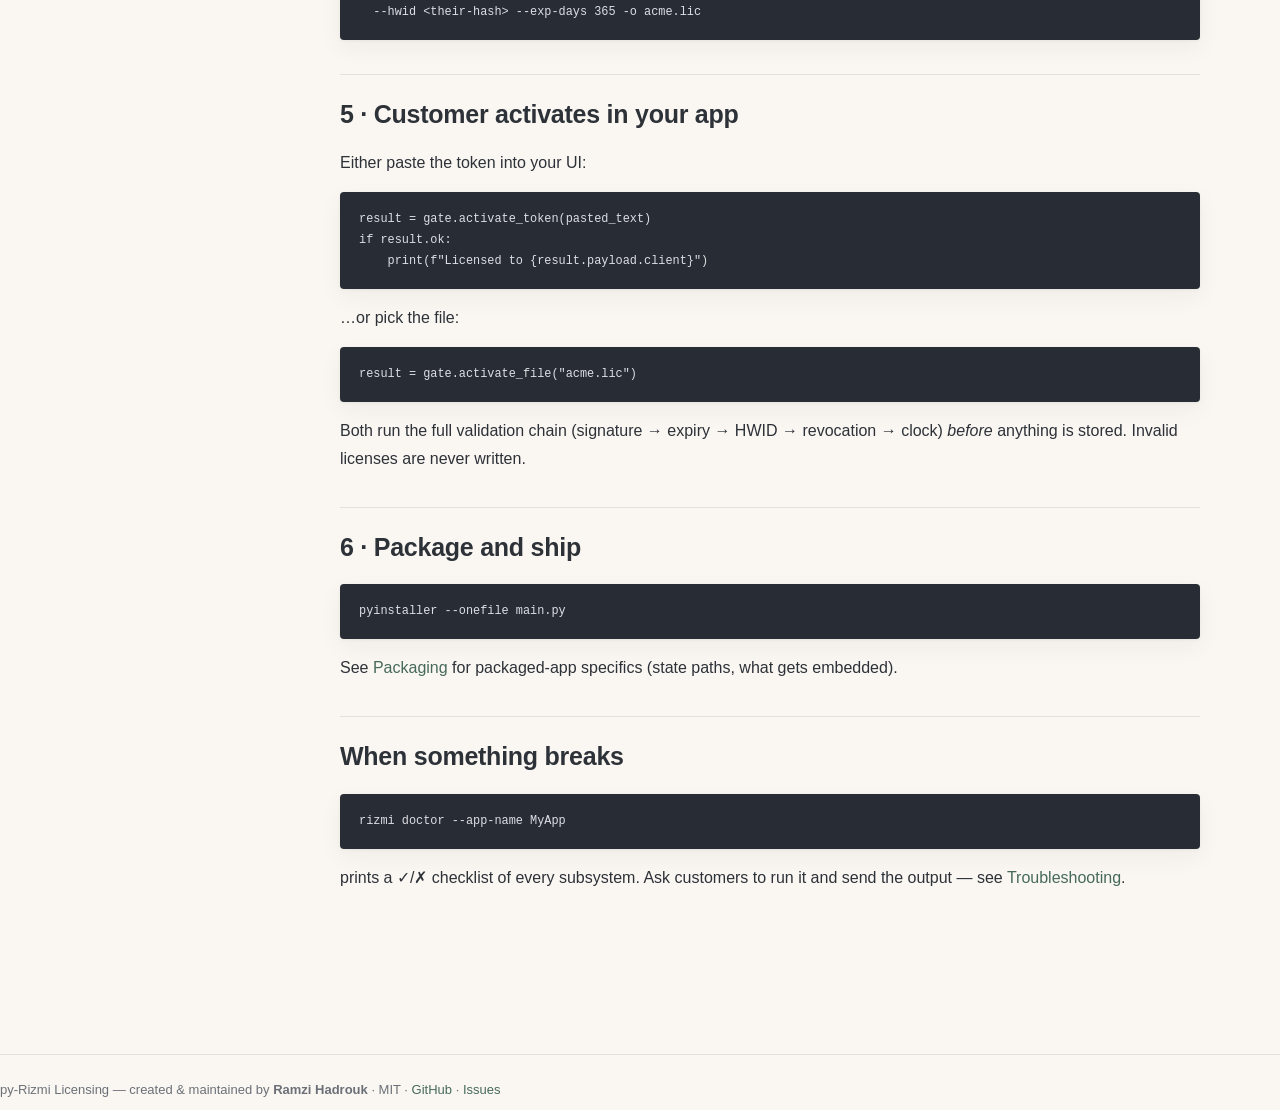
<file: docs/site/quickstart.html>
<!DOCTYPE html>
<html lang="en">
<head>
<meta charset="utf-8">
<meta name="viewport" content="width=device-width, initial-scale=1">
<title>Quick Start — py-Rizmi</title>
<script>(function(){try{var t=localStorage.getItem("rz-theme");if(t==="dark")document.documentElement.setAttribute("data-theme","dark");}catch(e){}})();</script>
<link rel="icon" type="image/png" href="assets/favicon.png">
<link rel="stylesheet" href="assets/style.css">
<meta name="author" content="Ramzi Hadrouk">
<meta name="copyright" content="&copy; 2026 Ramzi Hadrouk">
<meta name="creator" content="Ramzi Hadrouk">
<meta name="publisher" content="Ramzi Hadrouk">
<meta property="og:type" content="website">
<meta property="og:title" content="Quick Start — py-Rizmi">
<meta property="og:description" content="Offline-first licensing for Python apps by Ramzi Hadrouk — signed, hardware-bound, SQLite-backed.">
<meta name="twitter:card" content="summary">
<script type="application/ld+json">
{
  "@context": "https://schema.org",
  "@type": "SoftwareApplication",
  "name": "py-Rizmi Licensing",
  "operatingSystem": "Linux, macOS, Windows",
  "applicationCategory": "DeveloperApplication",
  "description": "Offline-first licensing toolkit for Python applications: RSA-signed, hardware-bound licenses with tamper-evident SQLite state.",
  "author": {
    "@type": "Person",
    "name": "Ramzi Hadrouk",
    "url": "https://github.com/Ramzi-Hadrouk"
  },
  "license": "https://opensource.org/licenses/MIT",
  "codeRepository": "https://github.com/Ramzi-Hadrouk/py-rizmi"
}
</script>
</head>
<body>
<div id="site-chrome"></div>
<div class="shell">
  <aside class="sidebar"></aside>
  <main class="content"><div class="content-inner">
<div class="topbar">
      <button class="hamburger" aria-label="Menu">&#9776;</button>
    </div>
<div class="hero"><h1>Quick Start</h1>
  <p class="sub">From zero to a licensed Python app in about five minutes.</p></div>
</section>

<div>
  <h2>1 · Install</h2>
<pre><code>pip install py-rizmi          # core (validation + issuance + CLI)
pip install py-rizmi[gui]     # optional PyQt6 desktop toolkit</code></pre>

  <h2 style="margin-top:34px;">2 · Scaffold your product</h2>
<pre><code>rizmi init MyApp --out ./licensing</code></pre>
  <p>This generates <span class="inline-code"><code>private_key.pem</code></span> + <span class="inline-code"><code>public_key.pem</code></span>, prints the public key's SHA-256 fingerprint, and emits a paste-ready <code>LicenseGate</code> snippet with everything filled in.</p>
  <div class="note">Keep <b>private_key.pem</b> on your issuing machine. Only the public key ever ships inside your app.</div>

  <h2 style="margin-top:34px;">3 · Paste the snippet into your app</h2>
<pre><code>from py_rizmi import LicenseGate, pin_fingerprint

VENDOR_PUBLIC_KEY = """-----BEGIN PUBLIC KEY-----
...from rizmi init...
-----END PUBLIC KEY-----"""
VENDOR_KEY_FINGERPRINT = "abc123..."   # from rizmi init

pin_fingerprint(VENDOR_PUBLIC_KEY, VENDOR_KEY_FINGERPRINT)  # startup gate

gate = LicenseGate(
    app_name="MyApp",
    public_key=VENDOR_PUBLIC_KEY,
    expected_fingerprint=VENDOR_KEY_FINGERPRINT,
    config_dir="~/.config/MyApp",
)

status = gate.start()   # first run starts a 14-day trial automatically
if not status:
    print(status.message)
    raise SystemExit(1)</code></pre>

  <h2 style="margin-top:34px;">4 · Issue a license for a customer's machine</h2>
<pre><code># on the customer machine:
rizmi machine-id --raw
# → fb50b7767d233a9e… (they send you this hash)

# on your machine:
rizmi license issue \
  --private-key licensing/private_key.pem \
  --client "Acme Corp" --license-id deploy-001 \
  --hwid &lt;their-hash&gt; --exp-days 365 -o acme.lic</code></pre>

  <h2 style="margin-top:34px;">5 · Customer activates in your app</h2>
  <p>Either paste the token into your UI:</p>
<pre><code>result = gate.activate_token(pasted_text)
if result.ok:
    print(f"Licensed to {result.payload.client}")</code></pre>
  <p>…or pick the file:</p>
<pre><code>result = gate.activate_file("acme.lic")</code></pre>
  <p>Both run the full validation chain (signature → expiry → HWID → revocation → clock) <em>before</em> anything is stored. Invalid licenses are never written.</p>

  <h2 style="margin-top:34px;">6 · Package and ship</h2>
<pre><code>pyinstaller --onefile main.py</code></pre>
  <p>See <a href="packaging.html">Packaging</a> for packaged-app specifics (state paths, what gets embedded).</p>

  <h2 style="margin-top:34px;">When something breaks</h2>
<pre><code>rizmi doctor --app-name MyApp</code></pre>
  <p>prints a ✓/✗ checklist of every subsystem. Ask customers to run it and send the output — see <a href="troubleshooting.html">Troubleshooting</a>.</p>
</div>

</div></main>
</div>
<footer class="site"><div class="container">py-Rizmi Licensing — created &amp; maintained by <b>Ramzi Hadrouk</b> · MIT · <a href="https://github.com/Ramzi-Hadrouk/py-rizmi">GitHub</a> · <a href="https://github.com/Ramzi-Hadrouk/py-rizmi/issues">Issues</a></div></footer>
<script src="assets/layout.js"></script>
</body>
</html>
</file>
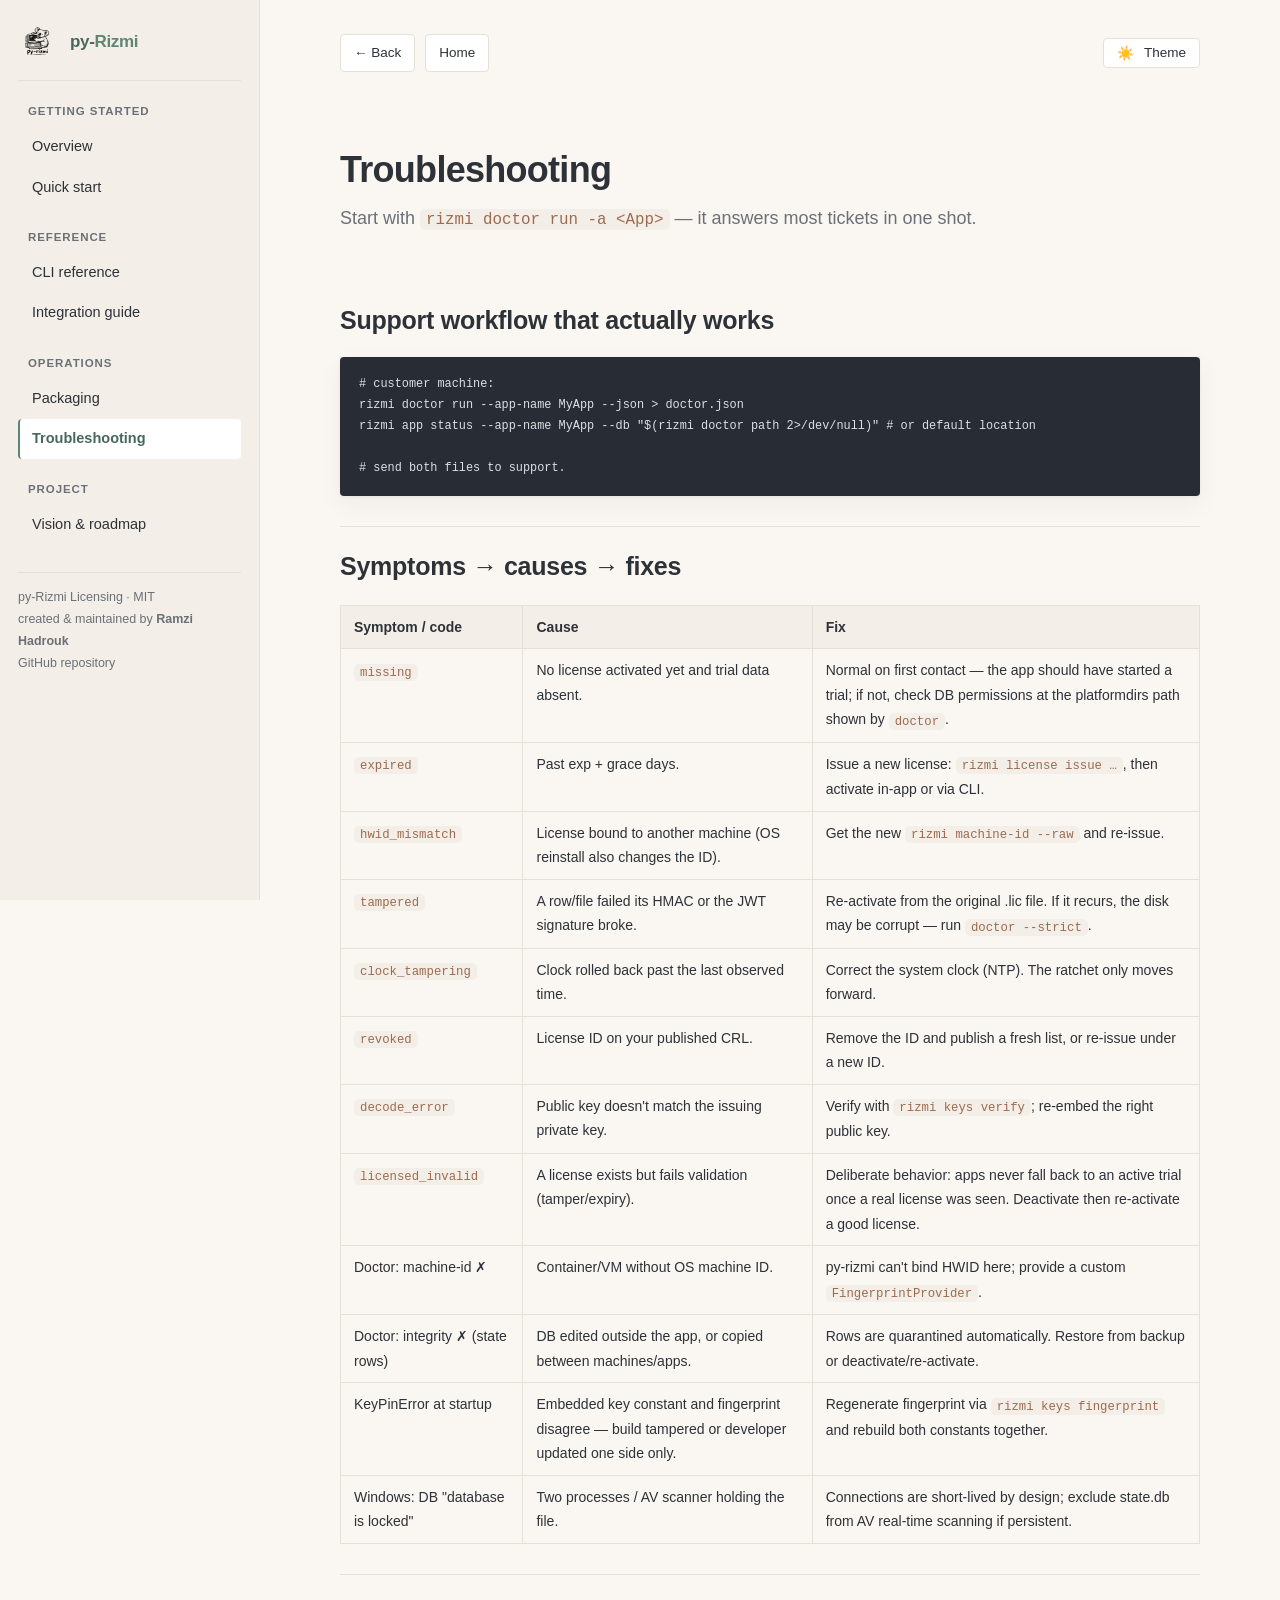
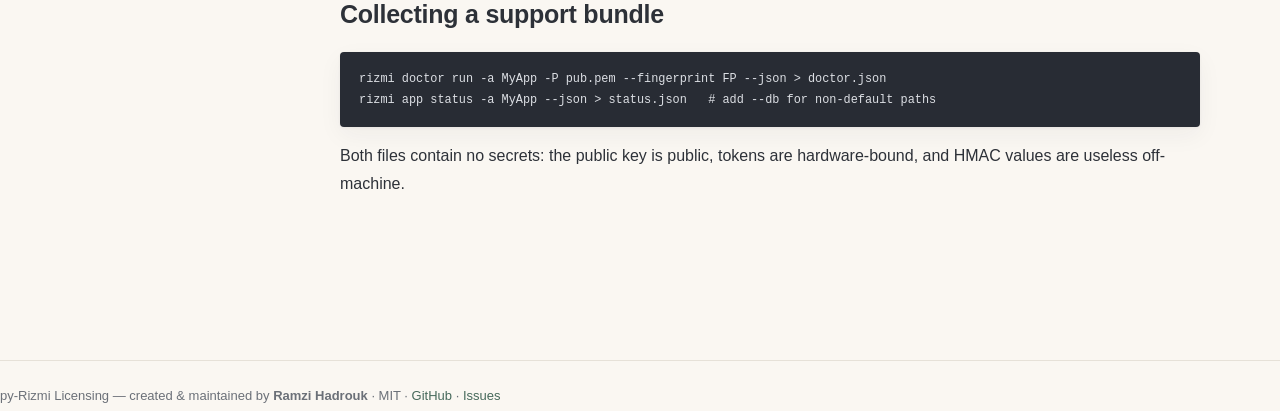
<file: docs/site/troubleshooting.html>
<!DOCTYPE html>
<html lang="en">
<head>
<meta charset="utf-8">
<meta name="viewport" content="width=device-width, initial-scale=1">
<title>Troubleshooting — py-Rizmi</title>
<script>(function(){try{var t=localStorage.getItem("rz-theme");if(t==="dark")document.documentElement.setAttribute("data-theme","dark");}catch(e){}})();</script>
<link rel="icon" type="image/png" href="assets/favicon.png">
<link rel="stylesheet" href="assets/style.css">
<meta name="author" content="Ramzi Hadrouk">
<meta name="copyright" content="&copy; 2026 Ramzi Hadrouk">
<meta name="creator" content="Ramzi Hadrouk">
<meta name="publisher" content="Ramzi Hadrouk">
<meta property="og:type" content="website">
<meta property="og:title" content="Troubleshooting — py-Rizmi">
<meta property="og:description" content="Offline-first licensing for Python apps by Ramzi Hadrouk — signed, hardware-bound, SQLite-backed.">
<meta name="twitter:card" content="summary">
<script type="application/ld+json">
{
  "@context": "https://schema.org",
  "@type": "SoftwareApplication",
  "name": "py-Rizmi Licensing",
  "operatingSystem": "Linux, macOS, Windows",
  "applicationCategory": "DeveloperApplication",
  "description": "Offline-first licensing toolkit for Python applications: RSA-signed, hardware-bound licenses with tamper-evident SQLite state.",
  "author": {
    "@type": "Person",
    "name": "Ramzi Hadrouk",
    "url": "https://github.com/Ramzi-Hadrouk"
  },
  "license": "https://opensource.org/licenses/MIT",
  "codeRepository": "https://github.com/Ramzi-Hadrouk/py-rizmi"
}
</script>
</head>
<body>
<div id="site-chrome"></div>
<div class="shell">
  <aside class="sidebar"></aside>
  <main class="content"><div class="content-inner">
<div class="topbar">
      <button class="hamburger" aria-label="Menu">&#9776;</button>
    </div>
<div class="hero"><h1>Troubleshooting</h1>
  <p class="sub">Start with <code>rizmi doctor run -a &lt;App&gt;</code> — it answers most tickets in one shot.</p></div>
</section>

<div>
  <h2>Support workflow that actually works</h2>
<pre><code># customer machine:
rizmi doctor run --app-name MyApp --json > doctor.json
rizmi app status --app-name MyApp --db "$(rizmi doctor path 2>/dev/null)" # or default location

# send both files to support.</code></pre>

  <h2 style="margin-top:30px;">Symptoms → causes → fixes</h2>
  <table class="doc">
    <tr><th>Symptom / code</th><th>Cause</th><th>Fix</th></tr>
    <tr><td><code>missing</code></td><td>No license activated yet and trial data absent.</td><td>Normal on first contact — the app should have started a trial; if not, check DB permissions at the platformdirs path shown by <code>doctor</code>.</td></tr>
    <tr><td><code>expired</code></td><td>Past exp + grace days.</td><td>Issue a new license: <code>rizmi license issue …</code>, then activate in-app or via CLI.</td></tr>
    <tr><td><code>hwid_mismatch</code></td><td>License bound to another machine (OS reinstall also changes the ID).</td><td>Get the new <code>rizmi machine-id --raw</code> and re-issue.</td></tr>
    <tr><td><code>tampered</code></td><td>A row/file failed its HMAC or the JWT signature broke.</td><td>Re-activate from the original .lic file. If it recurs, the disk may be corrupt — run <code>doctor --strict</code>.</td></tr>
    <tr><td><code>clock_tampering</code></td><td>Clock rolled back past the last observed time.</td><td>Correct the system clock (NTP). The ratchet only moves forward.</td></tr>
    <tr><td><code>revoked</code></td><td>License ID on your published CRL.</td><td>Remove the ID and publish a fresh list, or re-issue under a new ID.</td></tr>
    <tr><td><code>decode_error</code></td><td>Public key doesn't match the issuing private key.</td><td>Verify with <code>rizmi keys verify</code>; re-embed the right public key.</td></tr>
    <tr><td><code>licensed_invalid</code></td><td>A license exists but fails validation (tamper/expiry).</td><td>Deliberate behavior: apps never fall back to an active trial once a real license was seen. Deactivate then re-activate a good license.</td></tr>
    <tr><td>Doctor: machine-id ✗</td><td>Container/VM without OS machine ID.</td><td>py-rizmi can't bind HWID here; provide a custom <code>FingerprintProvider</code>.</td></tr>
    <tr><td>Doctor: integrity ✗ (state rows)</td><td>DB edited outside the app, or copied between machines/apps.</td><td>Rows are quarantined automatically. Restore from backup or deactivate/re-activate.</td></tr>
    <tr><td>KeyPinError at startup</td><td>Embedded key constant and fingerprint disagree — build tampered or developer updated one side only.</td><td>Regenerate fingerprint via <code>rizmi keys fingerprint</code> and rebuild both constants together.</td></tr>
    <tr><td>Windows: DB "database is locked"</td><td>Two processes / AV scanner holding the file.</td><td>Connections are short-lived by design; exclude state.db from AV real-time scanning if persistent.</td></tr>
  </table>

  <h2 style="margin-top:30px;">Collecting a support bundle</h2>
<pre><code>rizmi doctor run -a MyApp -P pub.pem --fingerprint FP --json > doctor.json
rizmi app status -a MyApp --json > status.json   # add --db for non-default paths</code></pre>
  <p>Both files contain no secrets: the public key is public, tokens are hardware-bound, and HMAC values are useless off-machine.</p>
</div>

</div></main>
</div>
<footer class="site"><div class="container">py-Rizmi Licensing — created &amp; maintained by <b>Ramzi Hadrouk</b> · MIT · <a href="https://github.com/Ramzi-Hadrouk/py-rizmi">GitHub</a> · <a href="https://github.com/Ramzi-Hadrouk/py-rizmi/issues">Issues</a></div></footer>
<script src="assets/layout.js"></script>
</body>
</html>
</file>
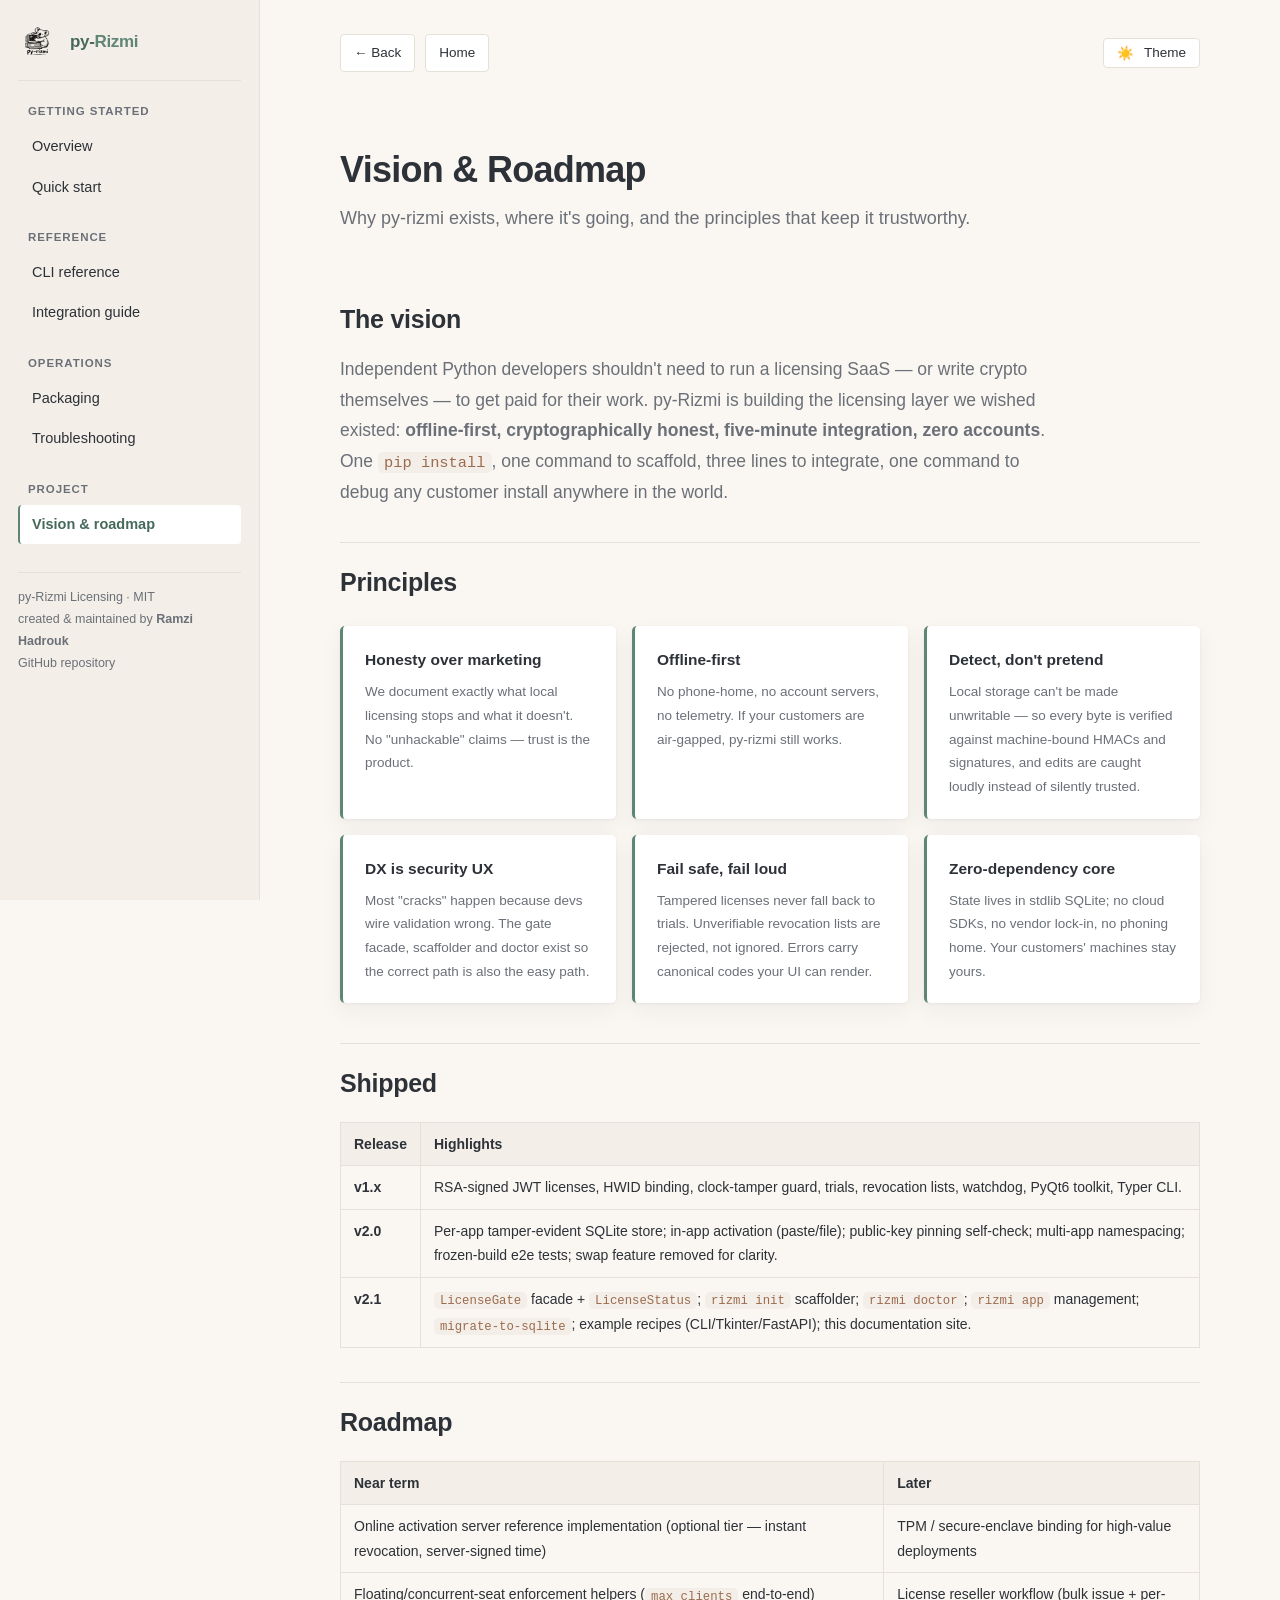
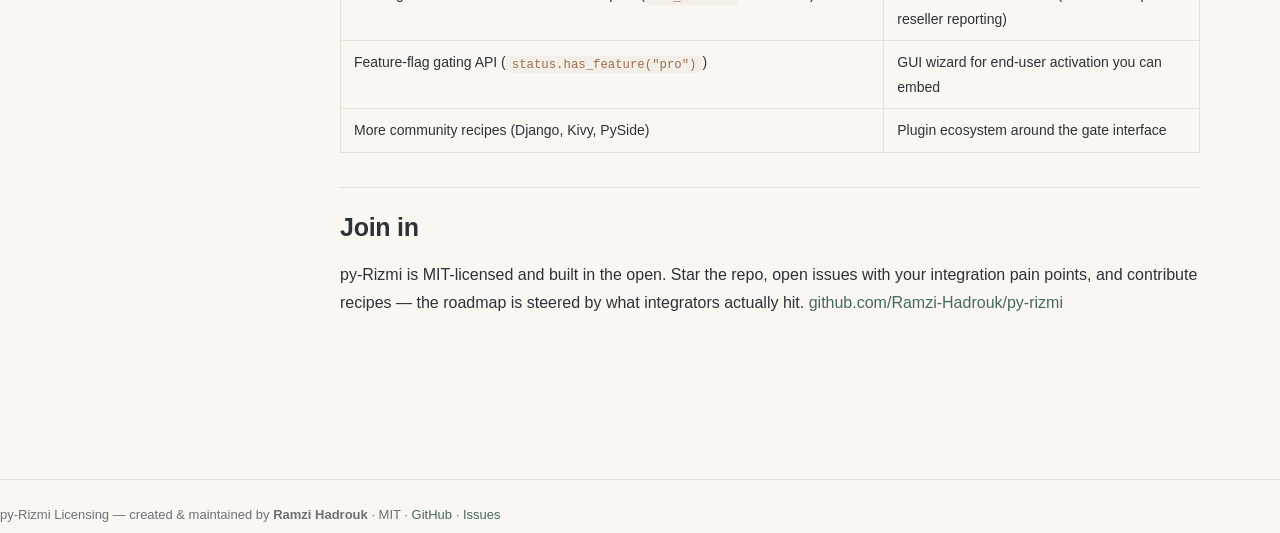
<file: docs/site/vision.html>
<!DOCTYPE html>
<html lang="en">
<head>
<meta charset="utf-8">
<meta name="viewport" content="width=device-width, initial-scale=1">
<title>Vision &amp; Roadmap — py-Rizmi</title>
<script>(function(){try{var t=localStorage.getItem("rz-theme");if(t==="dark")document.documentElement.setAttribute("data-theme","dark");}catch(e){}})();</script>
<link rel="icon" type="image/png" href="assets/favicon.png">
<link rel="stylesheet" href="assets/style.css">
<meta name="author" content="Ramzi Hadrouk">
<meta name="copyright" content="&copy; 2026 Ramzi Hadrouk">
<meta name="creator" content="Ramzi Hadrouk">
<meta name="publisher" content="Ramzi Hadrouk">
<meta property="og:type" content="website">
<meta property="og:title" content="Vision &amp; Roadmap — py-Rizmi">
<meta property="og:description" content="Offline-first licensing for Python apps by Ramzi Hadrouk — signed, hardware-bound, SQLite-backed.">
<meta name="twitter:card" content="summary">
<script type="application/ld+json">
{
  "@context": "https://schema.org",
  "@type": "SoftwareApplication",
  "name": "py-Rizmi Licensing",
  "operatingSystem": "Linux, macOS, Windows",
  "applicationCategory": "DeveloperApplication",
  "description": "Offline-first licensing toolkit for Python applications: RSA-signed, hardware-bound licenses with tamper-evident SQLite state.",
  "author": {
    "@type": "Person",
    "name": "Ramzi Hadrouk",
    "url": "https://github.com/Ramzi-Hadrouk"
  },
  "license": "https://opensource.org/licenses/MIT",
  "codeRepository": "https://github.com/Ramzi-Hadrouk/py-rizmi"
}
</script>
</head>
<body>
<div id="site-chrome"></div>
<div class="shell">
  <aside class="sidebar"></aside>
  <main class="content"><div class="content-inner">
<div class="topbar">
      <button class="hamburger" aria-label="Menu">&#9776;</button>
    </div>
<div class="hero"><h1>Vision &amp; Roadmap</h1>
  <p class="sub">Why py-rizmi exists, where it's going, and the principles that keep it trustworthy.</p></div>
</section>

<div>
  <h2>The vision</h2>
  <p class="lead">Independent Python developers shouldn't need to run a licensing SaaS — or write crypto themselves — to get paid for their work. py-Rizmi is building the licensing layer we wished existed: <b>offline-first, cryptographically honest, five-minute integration, zero accounts</b>. One <code>pip install</code>, one command to scaffold, three lines to integrate, one command to debug any customer install anywhere in the world.</p>

  <h2 style="margin-top:34px;">Principles</h2>
  <div class="grid">
    <div class="card"><h3>Honesty over marketing</h3><p>We document exactly what local licensing stops and what it doesn't. No "unhackable" claims — trust is the product.</p></div>
    <div class="card"><h3>Offline-first</h3><p>No phone-home, no account servers, no telemetry. If your customers are air-gapped, py-rizmi still works.</p></div>
    <div class="card"><h3>Detect, don't pretend</h3><p>Local storage can't be made unwritable — so every byte is verified against machine-bound HMACs and signatures, and edits are caught loudly instead of silently trusted.</p></div>
    <div class="card"><h3>DX is security UX</h3><p>Most "cracks" happen because devs wire validation wrong. The gate facade, scaffolder and doctor exist so the correct path is also the easy path.</p></div>
    <div class="card"><h3>Fail safe, fail loud</h3><p>Tampered licenses never fall back to trials. Unverifiable revocation lists are rejected, not ignored. Errors carry canonical codes your UI can render.</p></div>
    <div class="card"><h3>Zero-dependency core</h3><p>State lives in stdlib SQLite; no cloud SDKs, no vendor lock-in, no phoning home. Your customers' machines stay yours.</p></div>
  </div>

  <h2 style="margin-top:40px;">Shipped</h2>
  <table class="doc">
    <tr><th>Release</th><th>Highlights</th></tr>
    <tr><td><b>v1.x</b></td><td>RSA-signed JWT licenses, HWID binding, clock-tamper guard, trials, revocation lists, watchdog, PyQt6 toolkit, Typer CLI.</td></tr>
    <tr><td><b>v2.0</b></td><td>Per-app tamper-evident SQLite store; in-app activation (paste/file); public-key pinning self-check; multi-app namespacing; frozen-build e2e tests; swap feature removed for clarity.</td></tr>
    <tr><td><b>v2.1</b></td><td><code>LicenseGate</code> facade + <code>LicenseStatus</code>; <code>rizmi init</code> scaffolder; <code>rizmi doctor</code>; <code>rizmi app</code> management; <code>migrate-to-sqlite</code>; example recipes (CLI/Tkinter/FastAPI); this documentation site.</td></tr>
  </table>

  <h2 style="margin-top:34px;">Roadmap</h2>
  <table class="doc">
    <tr><th>Near term</th><th>Later</th></tr>
    <tr><td>Online activation server reference implementation (optional tier — instant revocation, server-signed time)</td><td>TPM / secure-enclave binding for high-value deployments</td></tr>
    <tr><td>Floating/concurrent-seat enforcement helpers (<code>max_clients</code> end-to-end)</td><td>License reseller workflow (bulk issue + per-reseller reporting)</td></tr>
    <tr><td>Feature-flag gating API (<code>status.has_feature("pro")</code>)</td><td>GUI wizard for end-user activation you can embed</td></tr>
    <tr><td>More community recipes (Django, Kivy, PySide)</td><td>Plugin ecosystem around the gate interface</td></tr>
  </table>

  <h2 style="margin-top:34px;">Join in</h2>
  <p>py-Rizmi is MIT-licensed and built in the open. Star the repo, open issues with your integration pain points, and contribute recipes — the roadmap is steered by what integrators actually hit. <a href="https://github.com/Ramzi-Hadrouk/py-rizmi">github.com/Ramzi-Hadrouk/py-rizmi</a></p>
</div>

</div></main>
</div>
<footer class="site"><div class="container">py-Rizmi Licensing — created &amp; maintained by <b>Ramzi Hadrouk</b> · MIT · <a href="https://github.com/Ramzi-Hadrouk/py-rizmi">GitHub</a> · <a href="https://github.com/Ramzi-Hadrouk/py-rizmi/issues">Issues</a></div></footer>
<script src="assets/layout.js"></script>
</body>
</html>
</file>
<file: docs/site/assets/style.css>
/* ============================================================
   py-Rizmi docs — "Paper & Sage"
   Light (paper page) default · dark study via [data-theme=dark]
   ============================================================ */

:root {
  color-scheme: light;
  /* paper page */
  --bg: #faf7f2;
  --bg-alt: #ffffff;
  --bg-inset: #f3efe8;
  --fg: #2d3138;
  --muted: #6b7078;
  --border: #e6e1d8;

  /* sage + sienna accents */
  --accent: #5f8575;
  --accent-strong: #46695b;
  --highlight: #9c6b4f;

  /* code panels stay dark in both themes */
  --code-bg: #282c34;
  --code-fg: #dcdfe4;

  --shadow: 0 1px 3px rgba(45, 49, 56, .06), 0 8px 24px rgba(45, 49, 56, .05);
  --sidebar-w: 260px;
}

[data-theme="dark"] {
  color-scheme: dark;
  --bg: #1e2126;
  --bg-alt: #262a30;
  --bg-inset: #22262b;
  --fg: #dde1e6;
  --muted: #9aa1ab;
  --border: #33383f;
  --accent: #7ea899;
  --accent-strong: #93bdb0;
  --highlight: #c49a82;
  --shadow: none;
}

* { box-sizing: border-box; margin: 0; padding: 0; }

/* smooth, uniform theme switch: every element transitions together */
body,
body * {
  transition:
    background-color .25s ease,
    border-color .25s ease,
    color .12s ease;
}
/* keep interactive snappiness; exclude layout-affecting props */
pre, .card, .note { transition: background-color .25s ease, box-shadow .25s ease; }

html { scroll-behavior: smooth; }

body {
  font-family: -apple-system, BlinkMacSystemFont, "Segoe UI", Helvetica, Arial, sans-serif;
  background: var(--bg);
  color: var(--fg);
  line-height: 1.75;
}

a { color: var(--accent-strong); text-decoration: none; }
a:hover { text-decoration: underline; }
:focus-visible { outline: 2px solid var(--accent); outline-offset: 2px; }

/* ── shell layout ─────────────────────────────────────────── */
.shell { display: flex; min-height: 100vh; }

.sidebar {
  position: fixed; inset: 0 auto 0 0;
  width: var(--sidebar-w);
  background: var(--bg-inset);
  border-right: 1px solid var(--border);
  padding: 22px 18px;
  overflow-y: auto;
}

.content {
  flex: 1;
  margin-left: var(--sidebar-w);
  padding: 34px 44px 80px;
}
.content-inner { max-width: 860px; margin: 0 auto; }

/* ── sidebar ──────────────────────────────────────────────── */
.brand {
  display: flex; align-items: center; gap: 12px;
  padding-bottom: 18px; margin-bottom: 14px;
  border-bottom: 1px solid var(--border);
}
.brand img { width: 40px; height: 40px; object-fit: contain; }
.brand .name { font-weight: 700; font-size: 17px; letter-spacing: -.02em; }
.brand .name span { color: var(--accent); }

.nav-group { margin-top: 20px; }
.nav-group h4 {
  font-size: 11.5px; text-transform: uppercase; letter-spacing: .08em;
  color: var(--muted); font-weight: 600; margin: 0 10px 6px;
}
.nav-group a {
  display: block; padding: 7px 12px; border-radius: 4px;
  font-size: 14.5px; color: var(--fg); margin-bottom: 1px;
  border-left: 2px solid transparent;
}
.nav-group a:hover { background: var(--bg-alt); text-decoration: none; }
.nav-group a.active {
  background: var(--bg-alt);
  border-left-color: var(--accent);
  color: var(--accent-strong); font-weight: 600;
}
.sidebar-foot {
  margin-top: 28px; padding-top: 14px; border-top: 1px solid var(--border);
  font-size: 12.5px; color: var(--muted);
}
.sidebar-foot a { color: var(--muted); }

/* ── topbar ───────────────────────────────────────────────── */
.topbar {
  display: flex; align-items: center; gap: 10px;
  margin-bottom: 30px;
}
.topbar a.tb, button.tb {
  display: inline-flex; align-items: center; gap: 6px;
  background: var(--bg-alt); border: 1px solid var(--border);
  border-radius: 4px; padding: 6px 13px;
  font-size: 13.5px; color: var(--fg); cursor: pointer;
}
.topbar a.tb:hover, button.tb:hover { background: var(--bg-inset); text-decoration: none; }
.topbar .spacer { flex: 1; }

/* ── typography & content ─────────────────────────────────── */
h1 { font-size: 36px; letter-spacing: -.02em; line-height: 1.2; margin-bottom: 12px; }
h2 {
  font-size: 25px; letter-spacing: -.01em; margin: 42px 0 12px;
  padding-top: 18px; border-top: 1px solid var(--border);
}
h2:first-of-type { border-top: none; padding-top: 0; }
h3 { font-size: 17.5px; margin: 24px 0 8px; }
p.lead { font-size: 17.5px; color: var(--muted); max-width: 720px; margin-bottom: 26px; }
p { margin-bottom: 12px; }

.kicker {
  font-family: ui-monospace, Menlo, Consolas, monospace;
  font-size: 12px; letter-spacing: .12em; text-transform: uppercase;
  color: var(--highlight); margin-bottom: 4px;
}

ul.plain { margin: 10px 0 14px 22px; color: var(--muted); }
ul.plain li { margin-bottom: 6px; }

/* hero (index) */
.hero { padding: 46px 0 10px; }
.hero .flourish {
  width: 64px; height: 3px; background: var(--accent);
  border-radius: 2px; margin: 18px 0 22px;
}
.hero .sub { font-size: 18px; color: var(--muted); max-width: 700px; }
.badges { display: flex; gap: 9px; flex-wrap: wrap; margin-bottom: 26px; }
.badge {
  border: 1px solid var(--border); background: var(--bg-alt);
  border-radius: 999px; padding: 4px 14px; font-size: 12.5px; color: var(--muted);
}
.btn-row { display: flex; gap: 12px; flex-wrap: wrap; margin-top: 26px; }
.btn {
  border-radius: 4px; padding: 11px 21px; font-weight: 600; font-size: 15px;
}
.btn.primary { background: var(--accent-strong); color: #fff; }
.btn.primary:hover { background: var(--accent); text-decoration: none; }
.btn.ghost { border: 1px solid var(--border); color: var(--fg); }
.btn.ghost:hover { background: var(--bg-inset); text-decoration: none; }

/* cards */
.grid { display: grid; grid-template-columns: repeat(auto-fit, minmax(270px, 1fr)); gap: 16px; margin-top: 22px; }
.card {
  background: var(--bg-alt); border-radius: 5px; box-shadow: var(--shadow);
  padding: 20px 22px; border-left: 3px solid var(--accent);
}
.card h3 { margin: 0 0 7px; font-size: 15.5px; }
.card p { color: var(--muted); font-size: 13.5px; margin: 0; }

/* code blocks — dark terminal panel in BOTH themes */
pre {
  position: relative;
  background: var(--code-bg); color: var(--code-fg);
  border-radius: 4px; padding: 17px 19px; overflow-x: auto;
  margin: 15px 0; font-size: 13.5px; line-height: 1.55;
  box-shadow: var(--shadow);
}
pre code { font-family: ui-monospace, SFMono-Regular, Menlo, Consolas, monospace; }
code {
  font-family: ui-monospace, SFMono-Regular, Menlo, Consolas, monospace;
  font-size: .88em;
}
p code, li code, td code {
  background: var(--bg-inset); color: var(--highlight);
  border-radius: 5px; padding: 1.5px 6px;
}

/* tables */
table.doc { width: 100%; border-collapse: collapse; margin: 16px 0; font-size: 14px; }
table.doc th, table.doc td { border: 1px solid var(--border); padding: 9px 13px; text-align: left; vertical-align: top; }
table.doc th { background: var(--bg-inset); }

/* callouts */
.note {
  background: var(--bg-alt); box-shadow: var(--shadow);
  border-left: 3px solid var(--accent); border-radius: 0 5px 5px 0;
  padding: 14px 18px; margin: 18px 0; font-size: 14.5px;
}
.note.warn { border-left-color: var(--highlight); }

footer.site {
  margin-top: 70px; padding: 24px 0 8px; border-top: 1px solid var(--border);
  color: var(--muted); font-size: 13px;
}

/* theme toggle icon */
#theme-toggle .sun { display: inline; }
#theme-toggle .moon { display: none; }
[data-theme="dark"] #theme-toggle .sun { display: none; }
[data-theme="dark"] #theme-toggle .moon { display: inline; }

.hamburger { display: none; }

/* ── responsive drawer ────────────────────────────────────── */
.scrim {
  display: none;
  position: fixed; inset: 0;
  background: rgba(20, 24, 30, .45);
  z-index: 25;
}
body.nav-open .scrim { display: block; }

@media (max-width: 900px) {
  .sidebar {
    transform: translateX(-100%);
    transition: transform .25s ease;
    z-index: 30; box-shadow: 0 0 40px rgba(0,0,0,.15);
  }
  body.nav-open .sidebar { transform: translateX(0); }
  .content { margin-left: 0; padding: 22px 20px 70px; }
  .hamburger {
    display: inline-flex; cursor: pointer;
    background: var(--bg-alt); border: 1px solid var(--border);
    border-radius: 4px; padding: 6px 11px; font-size: 15px;
  }
  .topbar { position: sticky; top: 0; z-index: 20; background: var(--bg); padding: 10px 0; }
  h1 { font-size: 29px; }
}

@media print {
  .sidebar, .topbar, footer.site { display: none; }
  .content { margin: 0; padding: 0; }
  body { background: #fff; }
}
</file>
